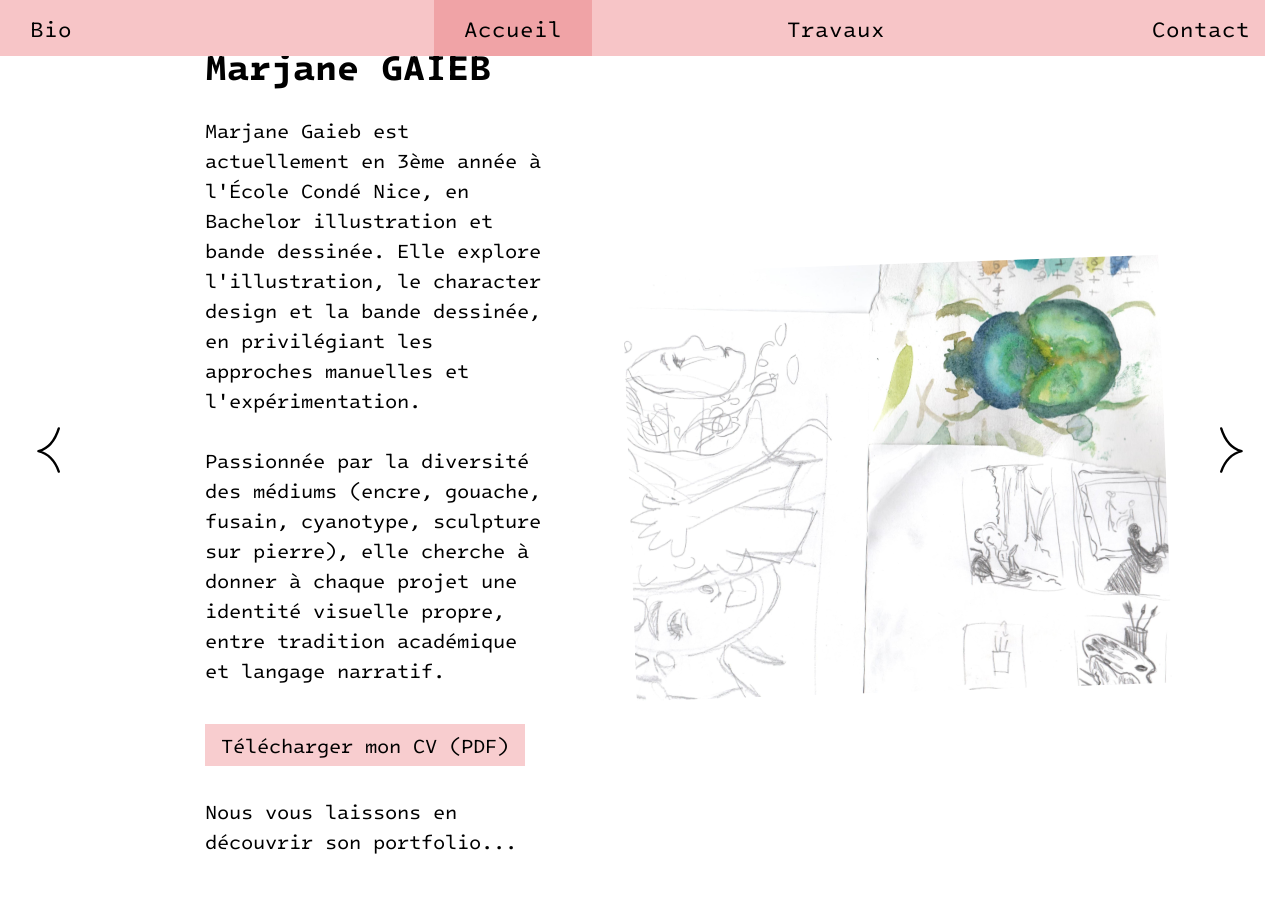
<file: index.html>
<!DOCTYPE html>
<html lang="fr">
<head>
  <meta charset="UTF-8">
  <meta name="viewport" content="width=device-width, initial-scale=1.0">
  <title>Marjane Gaieb – Portfolio</title>

  <!-- SEO et partage -->
  <meta name="description" content="Portfolio de Marjane Gaieb, étudiante en illustration et bande dessinée à l'École Condé Nice : illustration, character design, peinture et sculpture.">
  <meta name="author" content="Marjane Gaieb">
  <meta property="og:title" content="Marjane Gaieb – Portfolio">
  <meta property="og:description" content="Illustration, character design et bande dessinée.">
  <meta property="og:type" content="website">
  <meta property="og:image" content="images%20web/croquis.jpg">

  <!-- Favicon -->
  <link rel="icon" type="image/png" href="images web/favicon.png">

  <link rel="preconnect" href="https://fonts.googleapis.com">
  <link rel="preconnect" href="https://fonts.gstatic.com" crossorigin>
  <link href="https://fonts.googleapis.com/css2?family=Intel+One+Mono:wght@400;700&display=swap" rel="stylesheet">

  <link rel="stylesheet" href="style.css">
</head>
<body>

  <!-- ===== HEADER FIXE ===== -->
  <header class="header">
    <a href="#" class="header__link header__link--cv" data-overlay="cv">Bio</a>
    <a href="index.html" class="header__link header__link--accueil is-active">Accueil</a>
    <a href="travaux.html" class="header__link header__link--travaux">Travaux</a>
    <a href="#" class="header__link header__link--contact" data-overlay="contact">Contact</a>
  </header>

  <!-- ===== ACCUEIL ===== -->
  <main class="home">

    <button class="arrow arrow--prev" aria-label="Page précédente">
      <svg viewBox="0 0 100 100" aria-hidden="true">
        <path class="trait" d="M68 14 Q58 46 34 52 Q58 58 68 86" />
      </svg>
    </button>

    <button class="arrow arrow--next" aria-label="Page suivante">
      <svg viewBox="0 0 100 100" aria-hidden="true">
        <path class="trait" d="M32 14 Q42 46 66 52 Q42 58 32 86" />
      </svg>
    </button>

    <div class="home__text">
      <h1 class="home__title">Marjane GAIEB</h1>
      <p>
        Marjane Gaieb est actuellement en 3ème année à l'École Condé Nice, en Bachelor illustration et bande dessinée.
        Elle explore l'illustration, le character design et la bande dessinée, en privilégiant les approches manuelles
        et l'expérimentation.<br><br>
        Passionnée par la diversité des médiums (encre, gouache, fusain, cyanotype, sculpture sur pierre),
        elle cherche à donner à chaque projet une identité visuelle propre, entre tradition académique et langage narratif.<br><br>
        <a href="images%20web/cv-marjane-gaieb.pdf" class="home__cv" download>Télécharger mon CV (PDF)</a><br><br>
        Nous vous laissons en découvrir son portfolio...
      </p>
    </div>

    <div class="home__frame">

      <!-- Slide 0 : croquis -->
      <img src="images%20web/croquis.jpg" alt="Croquis de Marjane Gaieb" class="slide slide--croquis is-current">

      <!-- Page 1 -->
      <div class="slide slide--page">
        <img src="images%20web/page1.png" alt="Page 1" class="slide__bg">

        <div class="layer-wrap layer-wrap--left layer-wrap--p1-cyano">
          <img src="images%20web/page1-cyano.png" alt="Expérimentation cyanotype de végétaux sur mouchoir" class="layer">
          <div class="layer__info">
            <p>Expérimentation végétaux et mouchoir cyanotype format A5</p>
          </div>
        </div>

        <div class="layer-wrap layer-wrap--right layer-wrap--p1-lino">
          <img src="images%20web/page1-lino.png" alt="Expérimentation à l'encre" class="layer">
          <div class="layer__info">
            <p>Expérimentation encre, format A5</p>
          </div>
        </div>
      </div>

      <!-- Page 2 -->
      <div class="slide slide--page">
        <img src="images%20web/page2.png" alt="Page 2" class="slide__bg">

        <a href="museum-project.html" class="layer-wrap layer-wrap--p2-museum layer-wrap--savoir">
          <img src="images%20web/page2-museumproject.png" alt="En savoir plus – Museum Project" class="layer">
          <span class="layer-wrap__label"><span>En savoir plus</span></span>
        </a>
      </div>

      <!-- Page 3 -->
      <div class="slide slide--page">
        <img src="images%20web/page3.png" alt="Page 3" class="slide__bg">

        <div class="layer-wrap layer-wrap--top layer-wrap--p3-peinture">
          <img src="images%20web/page3-peinture.png" alt="Peinture acrylique" class="layer">
          <div class="layer__info">
            <p>Peinture acrylique format 55 x 40 cm</p>
          </div>
        </div>

        <div class="layer-wrap layer-wrap--bottom layer-wrap--p3-grenouille">
          <img src="images%20web/page3-grenouille.png" alt="Sculpture Babi sur pierre" class="layer">
          <div class="layer__info">
            <p>Babi<br>Sculpture sur pierre<br>20 x 8 x 12 cm</p>
          </div>
        </div>
      </div>

      <!-- Page 4 -->
      <div class="slide slide--page">
        <img src="images%20web/page4.png" alt="Page 4" class="slide__bg">

        <div class="layer-wrap layer-wrap--left layer-wrap--p4-calin">
          <img src="images%20web/page4-calin.png" alt="Sculpture Câlin sur pierre" class="layer">
          <div class="layer__info">
            <p>Câlin<br>Sculpture sur pierre<br>25 cm de hauteur</p>
          </div>
        </div>
      </div>

      <!-- Page 5 -->
      <div class="slide slide--page">
        <img src="images%20web/page5.png" alt="Page 5" class="slide__bg">

        <div class="layer-wrap layer-wrap--bottom layer-wrap--p5-gouache">
          <img src="images%20web/page5-gouache.png" alt="Illustration Les tulipes à la gouache" class="layer">
          <div class="layer__info">
            <p>Illustration “les tulipes”<br>Gouache, format A4</p>
          </div>
        </div>
      </div>

      <!-- Page 6 -->
      <div class="slide slide--page">
        <img src="images%20web/page6.png" alt="Page 6" class="slide__bg">

        <div class="layer-wrap layer-wrap--top layer-wrap--p6-encre">
          <img src="images%20web/page6-encre.png" alt="Illustration à l'encre de chine" class="layer">
          <div class="layer__info">
            <p>Illustration<br>Encre de chine, format A3</p>
          </div>
        </div>
      </div>

      <!-- Page 7 -->
      <div class="slide slide--page">
        <img src="images%20web/page7.png" alt="Page 7" class="slide__bg">

        <div class="layer-wrap layer-wrap--right layer-wrap--p7-pigeon">
          <img src="images%20web/page7-pigeon.png" alt="Dessin d'observation d'un pigeon" class="layer">
          <div class="layer__info">
            <p>Dessin d’observation<br>Gouache, format A4</p>
          </div>
        </div>

        <a href="vinyle-project.html" class="layer-wrap layer-wrap--p7-train layer-wrap--savoir">
          <img src="images%20web/page7-train.png" alt="En savoir plus – Vinyle Project" class="layer">
          <span class="layer-wrap__label"><span>En savoir plus</span></span>
        </a>
      </div>

      <!-- Page 8 -->
      <div class="slide slide--page">
        <img src="images%20web/page8.png" alt="Page 8" class="slide__bg">

        <a href="museum-project.html" class="layer-wrap layer-wrap--p8-museum layer-wrap--savoir">
          <img src="images%20web/page8-museumproject.png" alt="En savoir plus – Museum Project" class="layer">
          <span class="layer-wrap__label"><span>En savoir plus</span></span>
        </a>

        <div class="layer-wrap layer-wrap--top layer-wrap--p8-nu">
          <img src="images%20web/page8-nu.png" alt="Étude au fusain" class="layer">
          <div class="layer__info">
            <p>Etude<br>Fusain, format A3</p>
          </div>
        </div>
      </div>

      <!-- Page 9 -->
      <div class="slide slide--page">
        <img src="images%20web/page9.png" alt="Page 9" class="slide__bg">

        <div class="layer-wrap layer-wrap--left layer-wrap--p9-bouquet">
          <img src="images%20web/page9-bouquet.png" alt="Sculpture Le bouquet sur pierre" class="layer">
          <div class="layer__info">
            <p>Le bouquet<br>Sculpture sur pierre<br>32 cm de hauteur</p>
          </div>
        </div>
      </div>

    </div>
  </main>

  <!-- ===== CALQUE CV (clic sur "Bio") ===== -->
  <section class="overlay" id="overlay-cv" hidden>
    <div class="cv">
      <h2 class="cv__title">Mini CV</h2>

      <div class="cv__cols">
        <div class="cv__col cv__col--left">
          <p>Bachelor illustration- bande dessinée<br>
             2024-2027 École Condé - Nice<br>
             Spécialisation en illustration et bande dessinée</p>

          <p>Prépa cpes-caap<br>
             2022-2023 Lycée Clémenceau - Sartène<br>
             Formation de niveau L1 préparant aux études d'art</p>

          <p>LICENCE Mathématiques - Informatique<br>
             2021-2022 Université de Bordeaux<br>
             Python et HTML</p>
        </div>

        <div class="cv__col cv__col--right">
          <p>Assistante de Charlotte Pringuey Cessac<br>
             en résidence artistique au CIAC de Carros</p>

          <p>Stages de sculpture sur pierre<br>
             2021, 2022, 2023 E. Augier - Saint-Blaise</p>

          <p>Stage bibliothécaire<br>
             2019 Louis Nucéra - Nice<br>
             Classification, archivage, activités culturelles</p>

          <p>Stage agente d'accueil<br>
             2018 Espace culturel Magnan - Nice<br>
             accueil, reception et renseignement</p>
        </div>
      </div>
    </div>
  </section>

  <!-- ===== CALQUE CONTACT ===== -->
  <section class="overlay" id="overlay-contact" hidden>
    <div class="contact">
      <a href="mailto:marjane.gaieb@gmail.com">marjane.gaieb@gmail.com</a>
      <a href="https://www.instagram.com/_sing_bird/" target="_blank" rel="noopener">@_sing_bird</a>

      <div class="contact__legal">
        <h2>Mentions légales</h2>

        <p><strong>Éditeur du site</strong><br>
           Marjane Gaieb
        </p>

        <p><strong>Hébergement</strong><br>
           [Nom, adresse et contact de l'hébergeur à compléter]</p>

        <p><strong>Propriété intellectuelle</strong><br>
           L'ensemble des illustrations, dessins, sculptures et photographies présentés sur ce site sont l'œuvre de Marjane Gaieb. Toute reproduction, même partielle, est interdite sans autorisation écrite préalable.</p>

        <p><strong>Polices</strong><br>
           Ce site utilise la police « Intel One Mono », distribuée via Google Fonts sous licence SIL Open Font License 1.1.</p>
      </div>
    </div>
  </section>

  <script src="script.js"></script>
</body>
</html>
</file>
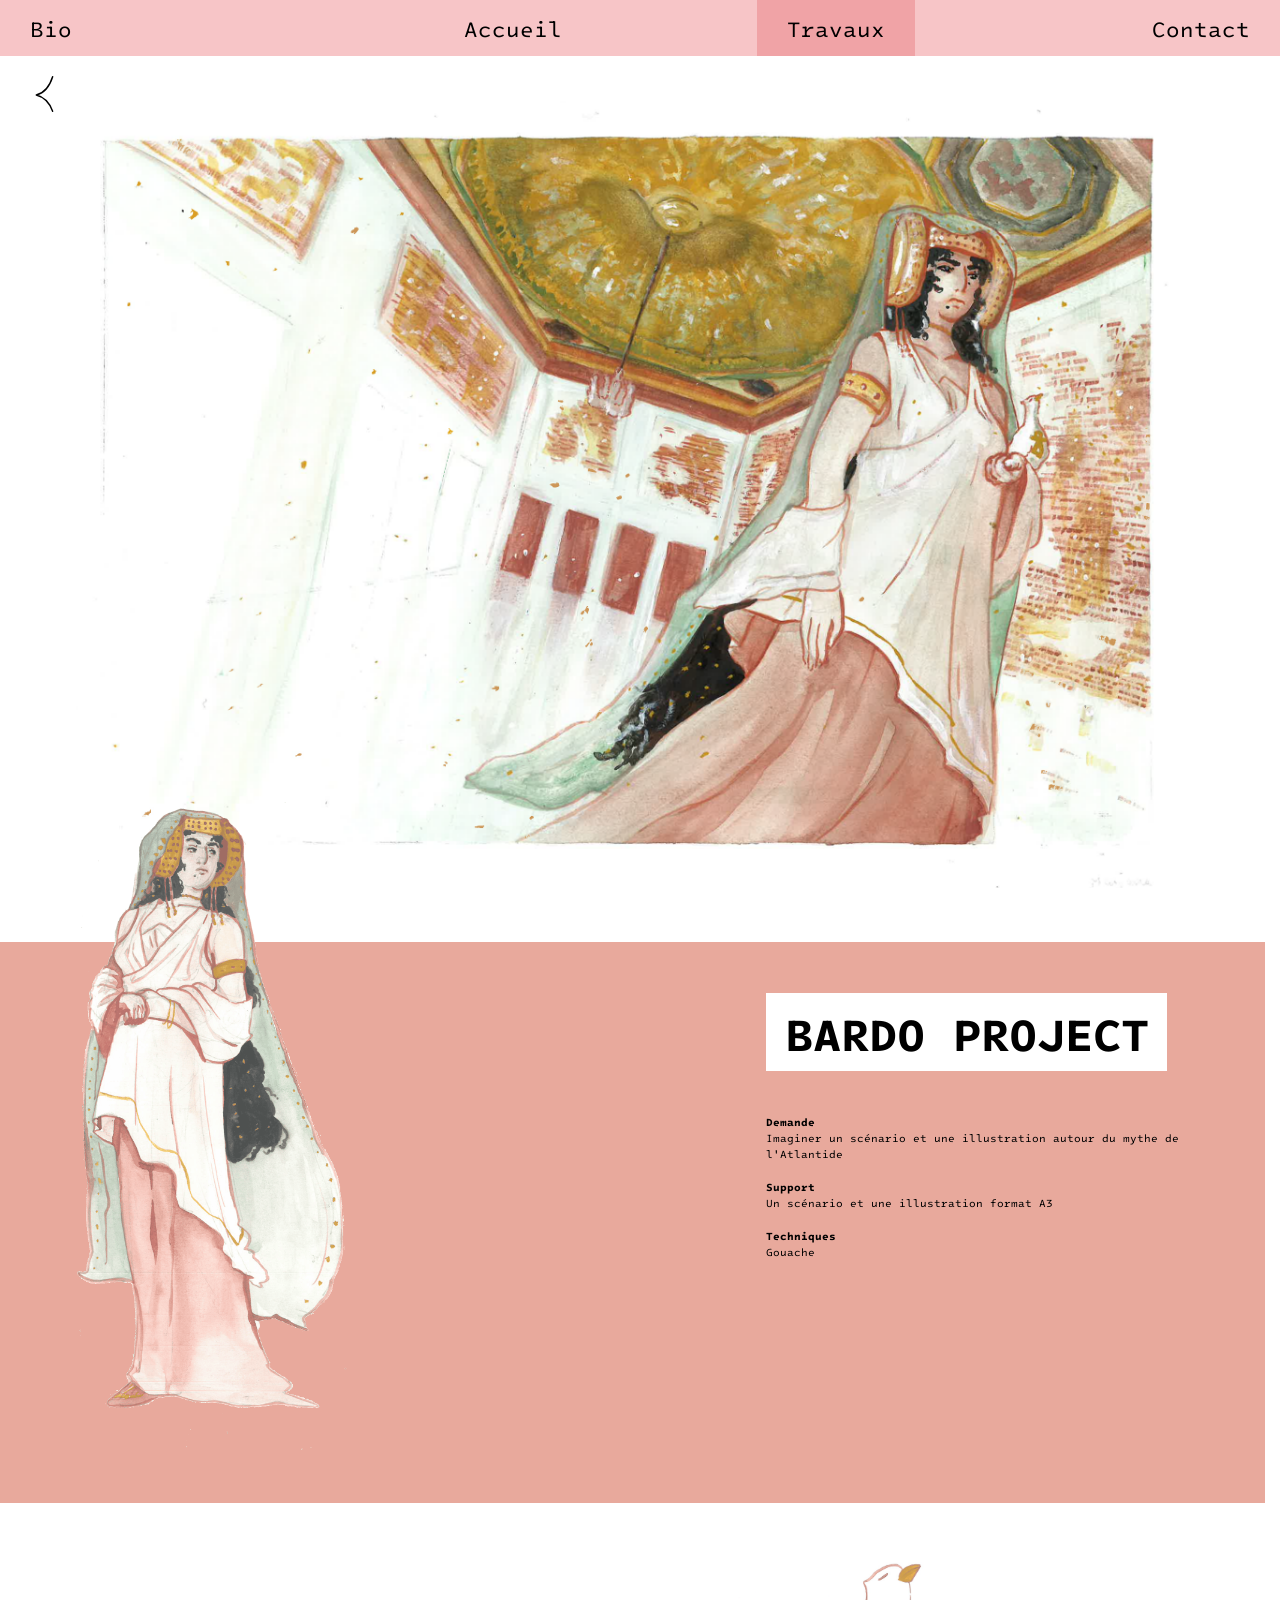
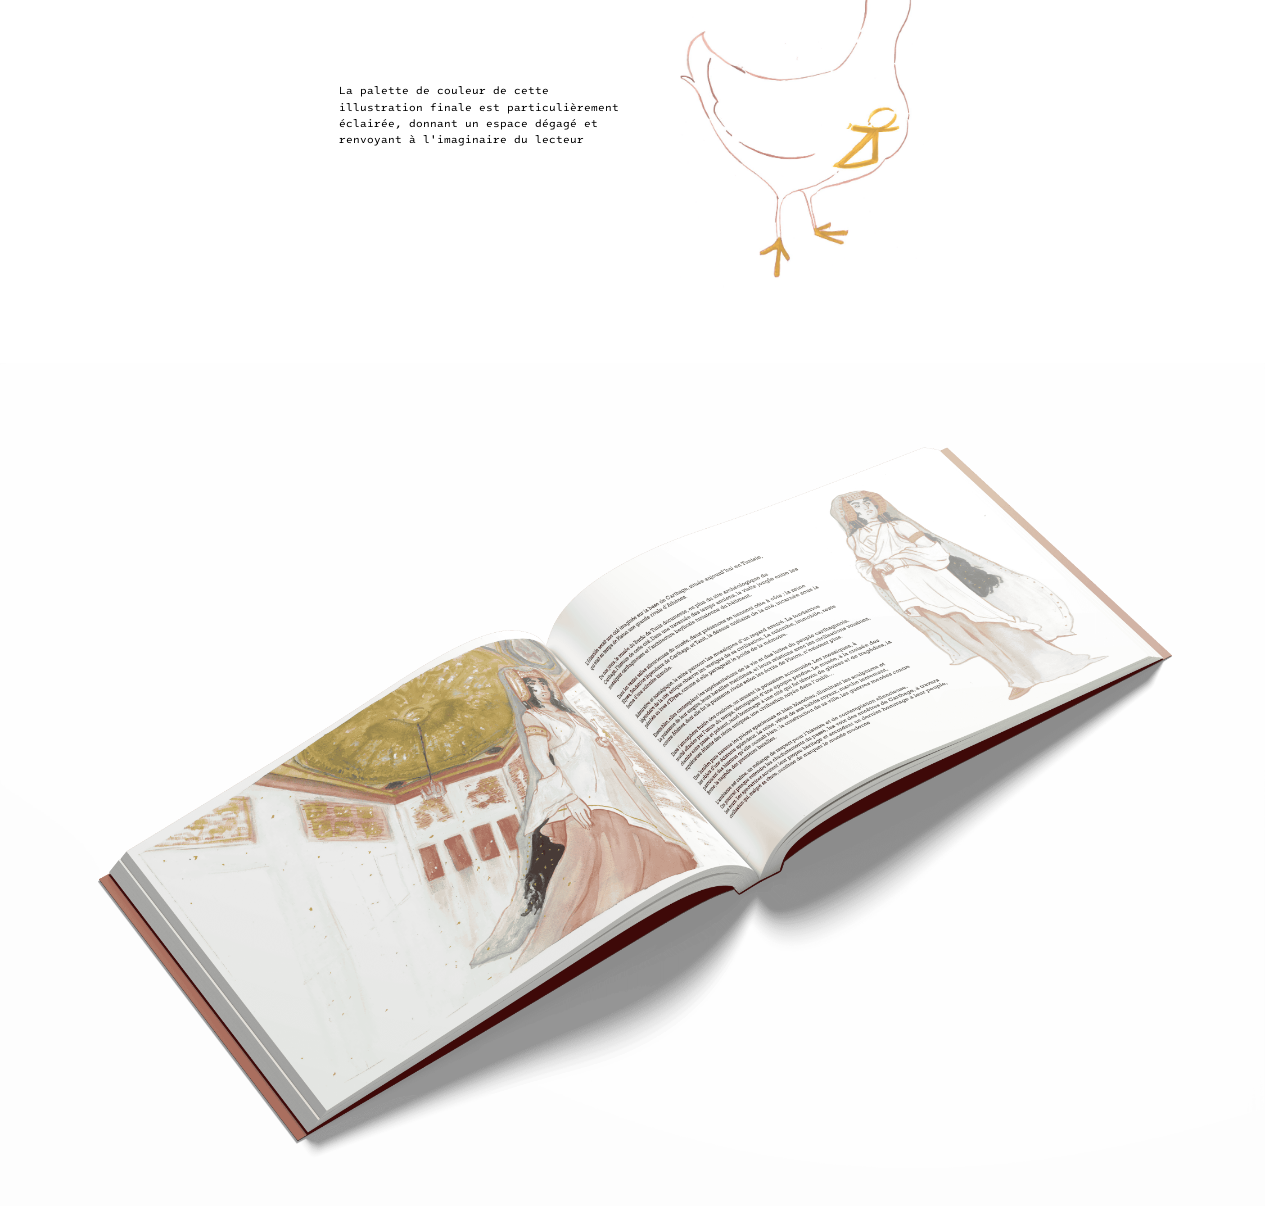
<file: bardo-project.html>
<!DOCTYPE html>
<html lang="fr">
<head>
  <meta charset="UTF-8">
  <meta name="viewport" content="width=device-width, initial-scale=1.0">
  <title>Marjane Gaieb – Bardo Project</title>

  <meta name="description" content="Bardo Project : scénario et illustration autour du mythe de l'Atlantide, par Marjane Gaieb.">
  <meta name="author" content="Marjane Gaieb">
  <meta property="og:title" content="Marjane Gaieb – Bardo Project">
  <meta property="og:type" content="article">

  <link rel="icon" type="image/png" href="favicon.png">

  <link rel="preconnect" href="https://fonts.googleapis.com">
  <link rel="preconnect" href="https://fonts.gstatic.com" crossorigin>
  <link href="https://fonts.googleapis.com/css2?family=Intel+One+Mono:wght@400;700&display=swap" rel="stylesheet">

  <link rel="stylesheet" href="style.css">
</head>
<body>

  <header class="header">
    <a href="#" class="header__link header__link--cv" data-overlay="cv">Bio</a>
    <a href="index.html" class="header__link header__link--accueil">Accueil</a>
    <a href="travaux.html" class="header__link header__link--travaux is-active">Travaux</a>
    <a href="#" class="header__link header__link--contact" data-overlay="contact">Contact</a>
  </header>

     <a href="travaux.html" class="back-link" aria-label="Retour aux travaux">
    <svg viewBox="0 0 100 100" aria-hidden="true">
      <path class="trait" d="M68 14 Q58 46 34 52 Q58 58 68 86" />
    </svg>
  </a>

  <main class="bardo">

    <figure class="bardo__hero">
      <img src="images%20web/illu-atlantide.png" alt="Illustration Atlantide">
    </figure>

    <!-- Personnage à gauche, titre et infos à droite, sur fond rose -->
    <section class="bardo__band">
      <figure class="bardo__chara">
        <img src="images%20web/chara-elyssa.png" alt="Personnage Elyssa">
      </figure>
      <div class="bardo__intro">
        <h1 class="bardo__title">BARDO PROJECT</h1>
        <p><strong>Demande</strong><br>
           Imaginer un scénario et une illustration autour du mythe de l'Atlantide</p>
        <p><strong>Support</strong><br>
           Un scénario et une illustration format A3</p>
        <p><strong>Techniques</strong><br>
           Gouache</p>
      </div>
    </section>

    <!-- Texte à gauche, pigeon à droite -->
    <section class="bardo__details">
      <p class="bardo__caption">
        La palette de couleur de cette illustration finale est particulièrement éclairée,
        donnant un espace dégagé et renvoyant à l'imaginaire du lecteur
      </p>
      <figure class="bardo__pigeon">
        <img src="images%20web/chara-pigeon.png" alt="Personnage pigeon">
      </figure>
    </section>

    <figure class="bardo__mockup">
      <img src="images%20web/illu-elyssa-mockup.png" alt="Illustration Elyssa en mockup">
    </figure>

  </main>

  <!-- CALQUE CV -->
  <section class="overlay" id="overlay-cv" hidden>
    <div class="cv">
      <h2 class="cv__title">Mini CV</h2>

      <div class="cv__cols">
        <div class="cv__col cv__col--left">
          <p>Bachelor illustration- bande dessinée<br>
             2024-2027 École Condé - Nice<br>
             Spécialisation en illustration et bande dessinée</p>
          <p>Prépa cpes-caap<br>
             2022-2023 Lycée Clémenceau - Sartène<br>
             Formation de niveau L1 préparant aux études d'art</p>
          <p>LICENCE Mathématiques - Informatique<br>
             2021-2022 Université de Bordeaux<br>
             Python et HTML</p>
        </div>
        <div class="cv__col cv__col--right">
          <p>Assistante de Charlotte Pringuey Cessac<br>
             en résidence artistique au CIAC de Carros</p>
          <p>Stages de sculpture sur pierre<br>
             2021, 2022, 2023 E. Augier - Saint-Blaise</p>
          <p>Stage bibliothécaire<br>
             2019 Louis Nucéra - Nice<br>
             Classification, archivage, activités culturelles</p>
          <p>Stage agente d'accueil<br>
             2018 Espace culturel Magnan - Nice<br>
             accueil, reception et renseignement</p>
        </div>
      </div>
    </div>
  </section>

  <!-- CALQUE CONTACT -->
  <section class="overlay" id="overlay-contact" hidden>
    <div class="contact">
      <a href="mailto:marjane.gaieb@gmail.com">marjane.gaieb@gmail.com</a>
      <a href="https://www.instagram.com/_sing_bird/" target="_blank" rel="noopener">@_sing_bird</a>

      <div class="contact__legal">
        <h2>Mentions légales</h2>

        <p><strong>Éditeur du site</strong><br>
           Marjane Gaieb</p>

        <p><strong>Hébergement</strong><br>
           [Nom, adresse et contact de l'hébergeur à compléter]</p>

        <p><strong>Propriété intellectuelle</strong><br>
           L'ensemble des illustrations, dessins, sculptures et photographies présentés sur ce site sont l'œuvre de Marjane Gaieb. Toute reproduction, même partielle, est interdite sans autorisation écrite préalable.</p>

        <p><strong>Polices</strong><br>
           Ce site utilise la police « Intel One Mono », distribuée via Google Fonts sous licence SIL Open Font License 1.1.</p>
      </div>
    </div>
  </section>

  <script src="script.js"></script>
</body>
</html>
</file>
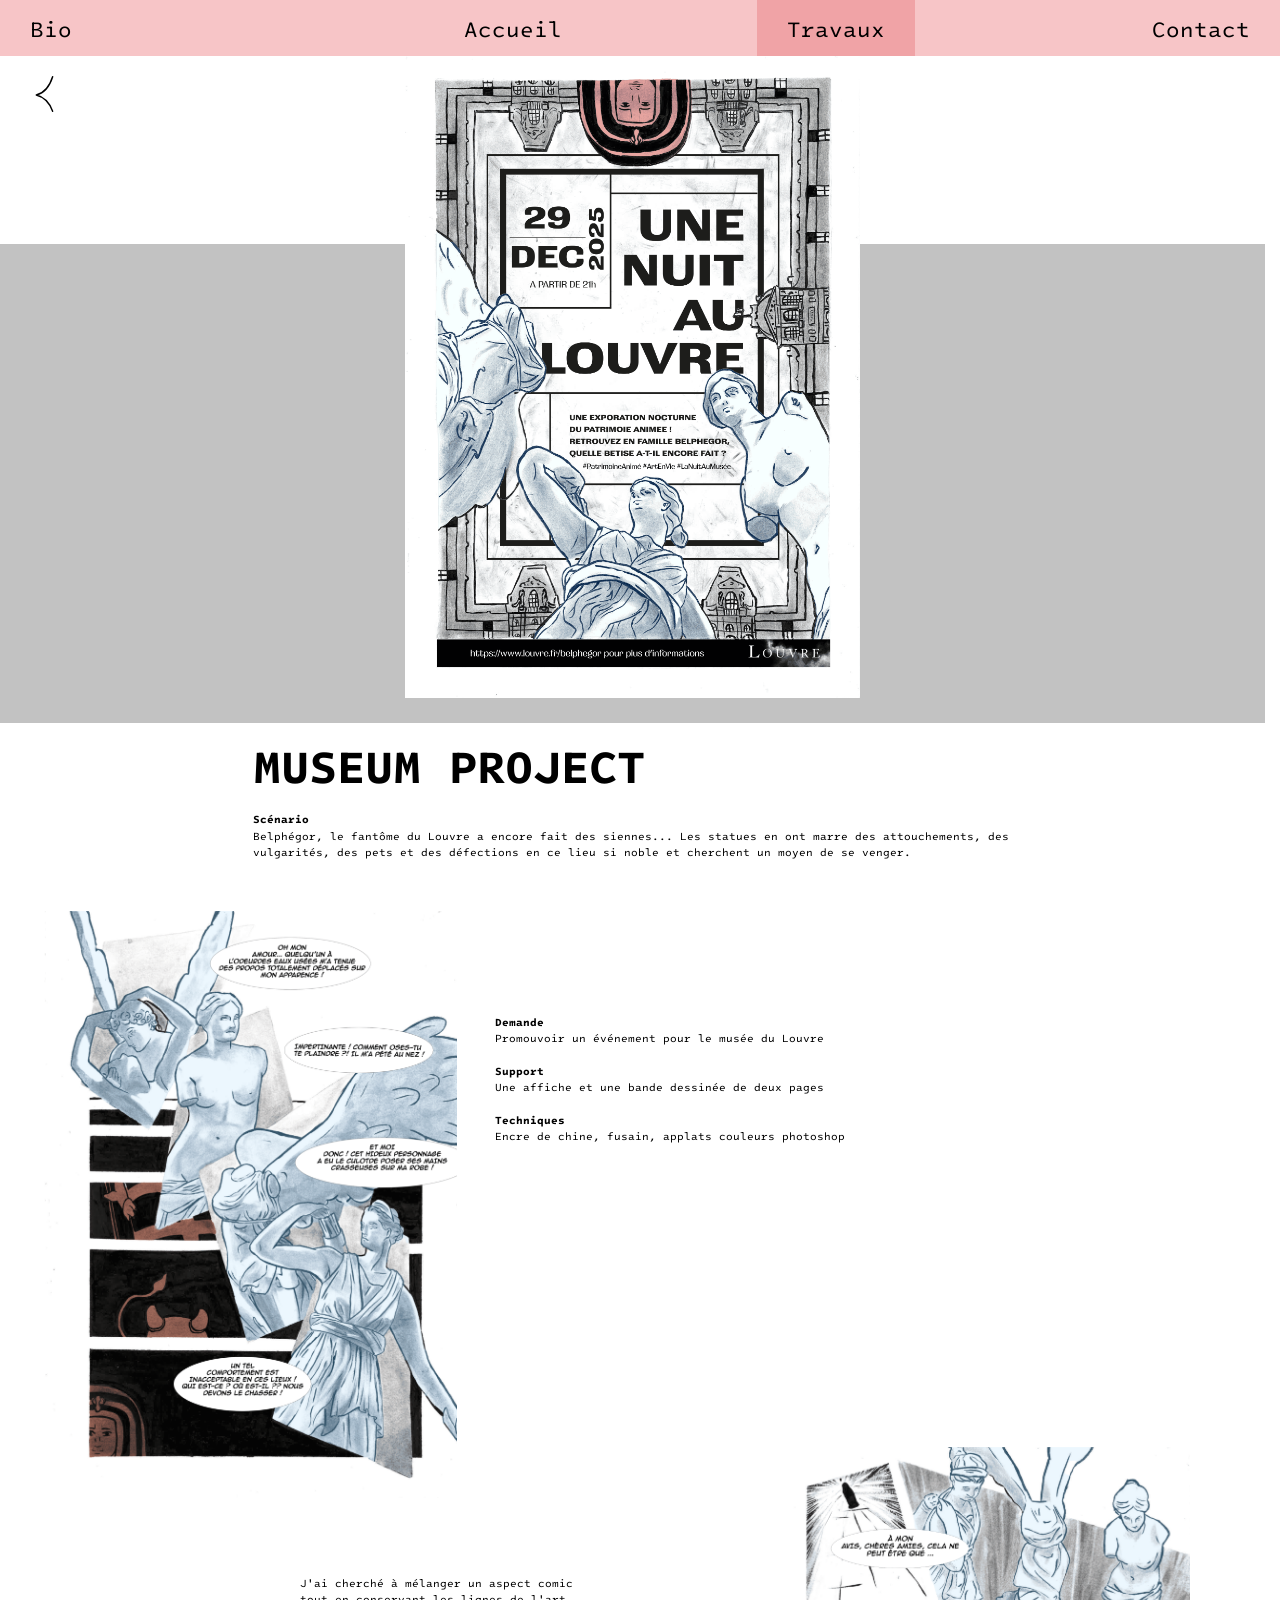
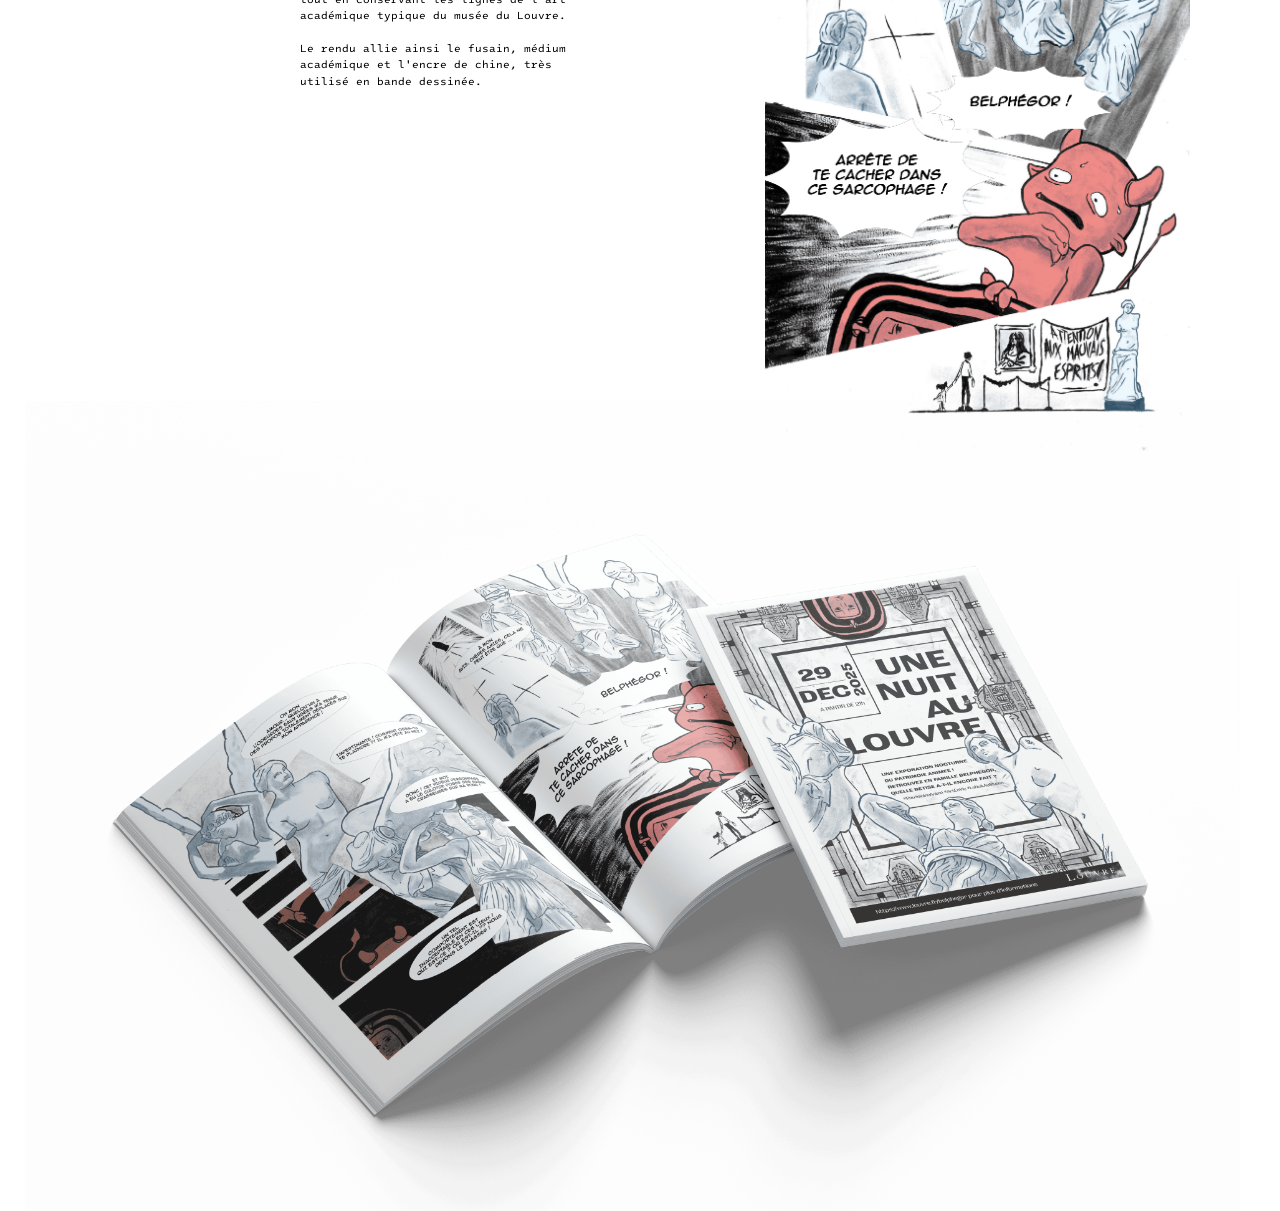
<file: museum-project.html>
<!DOCTYPE html>
<html lang="fr">
<head>
  <meta charset="UTF-8">
  <meta name="viewport" content="width=device-width, initial-scale=1.0">
  <title>Marjane Gaieb – Museum Project</title>

  <meta name="description" content="Museum Project : affiche et bande dessinée pour le musée du Louvre, par Marjane Gaieb.">
  <meta name="author" content="Marjane Gaieb">
  <meta property="og:title" content="Marjane Gaieb – Museum Project">
  <meta property="og:type" content="article">

  <link rel="icon" type="image/png" href="favicon.png">

  <link rel="preconnect" href="https://fonts.googleapis.com">
  <link rel="preconnect" href="https://fonts.gstatic.com" crossorigin>
  <link href="https://fonts.googleapis.com/css2?family=Intel+One+Mono:wght@400;700&display=swap" rel="stylesheet">

  <link rel="stylesheet" href="style.css">
</head>
<body class="page-museum">

  <header class="header">
    <a href="#" class="header__link header__link--cv" data-overlay="cv">Bio</a>
    <a href="index.html" class="header__link header__link--accueil">Accueil</a>
    <a href="travaux.html" class="header__link header__link--travaux is-active">Travaux</a>
    <a href="#" class="header__link header__link--contact" data-overlay="contact">Contact</a>
  </header>

     <a href="travaux.html" class="back-link" aria-label="Retour aux travaux">
    <svg viewBox="0 0 100 100" aria-hidden="true">
      <path class="trait" d="M68 14 Q58 46 34 52 Q58 58 68 86" />
    </svg>
  </a>
  <main class="museum">
  <section class="museum__top">
    <img class="museum__affiche" src="images web/affiche-louvre.png" alt="Affiche Louvre">
    <div class="museum__head">
      <h1 class="museum__title">MUSEUM PROJECT</h1>
      <div class="museum__intro">
        <p><strong>Scénario</strong><br>
        Belphégor, le fantôme du Louvre a encore fait des siennes... Les statues en ont marre des attouchements, des vulgarités, des pets et des défections en ce lieu si noble et cherchent un moyen de se venger.</p>
      </div>
    </div>
  </section>

  <section class="museum__details">
    <div class="museum__p1">
      <img src="images web/louvre-p1.png" alt="Louvre planche 1">
    </div>
    <div class="museum__infos">
      <p><strong>Demande</strong><br>
      Promouvoir un événement pour le musée du Louvre</p>
      <p><strong>Support</strong><br>
      Une affiche et une bande dessinée de deux pages</p>
      <p><strong>Techniques</strong><br>
      Encre de chine, fusain, applats couleurs photoshop</p>
    </div>
  </section>

  <section class="museum__bottom">
    <div class="museum__text">
      <p>J'ai cherché à mélanger un aspect comic tout en conservant les lignes de l'art académique typique du musée du Louvre.</p>
      <p>Le rendu allie ainsi le fusain, médium académique et l'encre de chine, très utilisé en bande dessinée.</p>
    </div>
    <div class="museum__p3">
      <img src="images web/louvre-p3.png" alt="Louvre planche 3">
    </div>
  </section>

  <section class="museum__mockup">
    <img src="images web/bd-louvre-mockup.png" alt="Mockup BD Louvre">
  </section>
</main>

  <!-- CALQUE CV -->
  <section class="overlay" id="overlay-cv" hidden>
    <div class="cv">
      <h2 class="cv__title">Mini CV</h2>

      <div class="cv__cols">
        <div class="cv__col cv__col--left">
          <p>Bachelor illustration- bande dessinée<br>
             2024-2027 École Condé - Nice<br>
             Spécialisation en illustration et bande dessinée</p>
          <p>Prépa cpes-caap<br>
             2022-2023 Lycée Clémenceau - Sartène<br>
             Formation de niveau L1 préparant aux études d'art</p>
          <p>LICENCE Mathématiques - Informatique<br>
             2021-2022 Université de Bordeaux<br>
             Python et HTML</p>
        </div>
        <div class="cv__col cv__col--right">
          <p>Assistante de Charlotte Pringuey Cessac<br>
             en résidence artistique au CIAC de Carros</p>
          <p>Stages de sculpture sur pierre<br>
             2021, 2022, 2023 E. Augier - Saint-Blaise</p>
          <p>Stage bibliothécaire<br>
             2019 Louis Nucéra - Nice<br>
             Classification, archivage, activités culturelles</p>
          <p>Stage agente d'accueil<br>
             2018 Espace culturel Magnan - Nice<br>
             accueil, reception et renseignement</p>
        </div>
      </div>
    </div>
  </section>

  <!-- CALQUE CONTACT -->
  <section class="overlay" id="overlay-contact" hidden>
    <div class="contact">
      <a href="mailto:marjane.gaieb@gmail.com">marjane.gaieb@gmail.com</a>
      <a href="https://www.instagram.com/_sing_bird/" target="_blank" rel="noopener">@_sing_bird</a>

      <div class="contact__legal">
        <h2>Mentions légales</h2>

        <p><strong>Éditeur du site</strong><br>
           Marjane Gaieb</p>

        <p><strong>Hébergement</strong><br>
           [Nom, adresse et contact de l'hébergeur à compléter]</p>

        <p><strong>Propriété intellectuelle</strong><br>
           L'ensemble des illustrations, dessins, sculptures et photographies présentés sur ce site sont l'œuvre de Marjane Gaieb. Toute reproduction, même partielle, est interdite sans autorisation écrite préalable.</p>

        <p><strong>Polices</strong><br>
           Ce site utilise la police « Intel One Mono », distribuée via Google Fonts sous licence SIL Open Font License 1.1.</p>
      </div>
    </div>
  </section>

  <script src="script.js"></script>
</body>
</html>
</file>
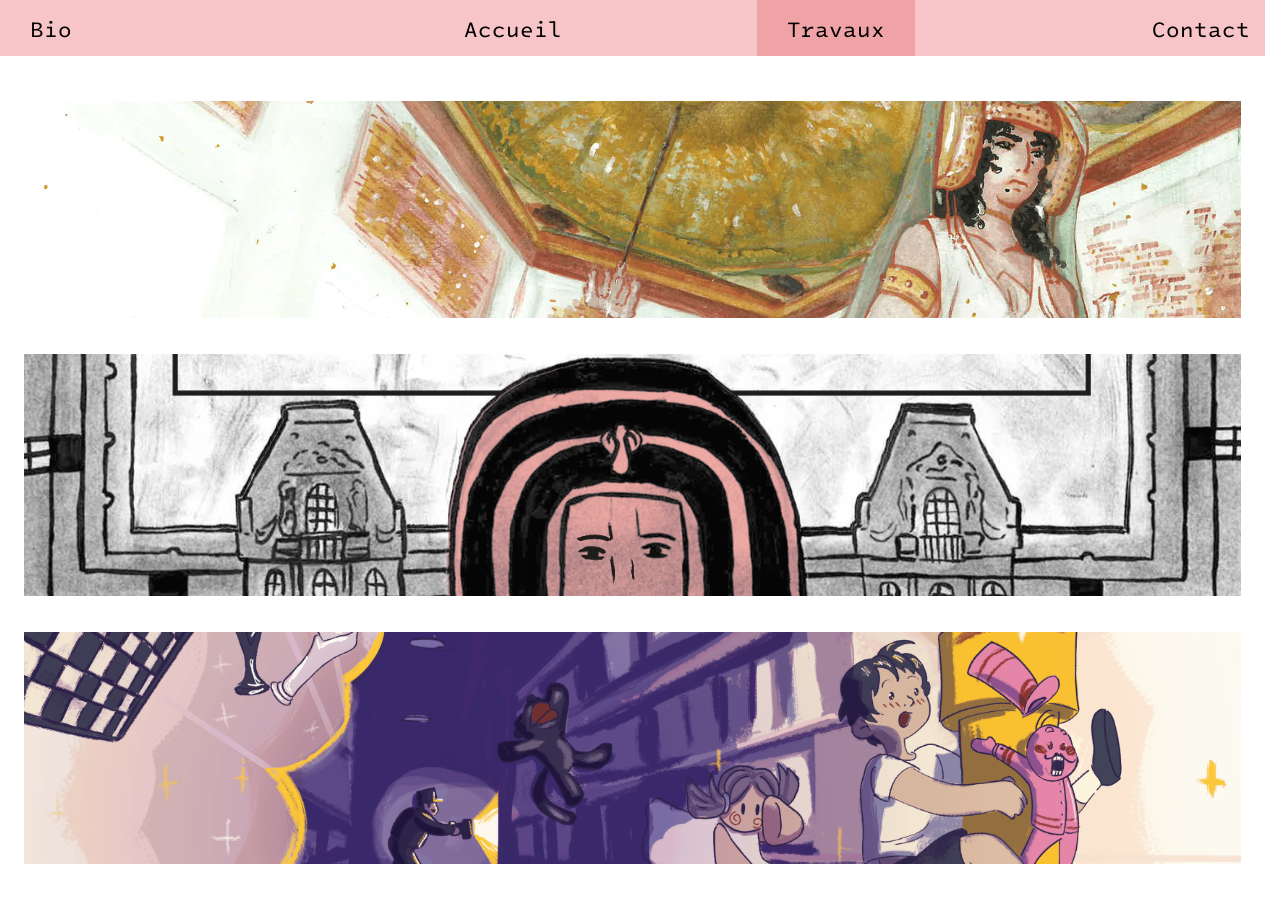
<file: travaux.html>
<!DOCTYPE html>
<html lang="fr">
<head>
  <meta charset="UTF-8">
  <meta name="viewport" content="width=device-width, initial-scale=1.0">
  <title>Marjane Gaieb – Travaux</title>

  <meta name="description" content="Projets de Marjane Gaieb : Bardo Project, Museum Project et Vinyle Project.">
  <meta name="author" content="Marjane Gaieb">
  <meta property="og:title" content="Marjane Gaieb – Travaux">
  <meta property="og:type" content="website">

  <link rel="icon" type="image/png" href="favicon.png">

  <link rel="preconnect" href="https://fonts.googleapis.com">
  <link rel="preconnect" href="https://fonts.gstatic.com" crossorigin>
  <link href="https://fonts.googleapis.com/css2?family=Intel+One+Mono:wght@400;700&display=swap" rel="stylesheet">

  <link rel="stylesheet" href="style.css">
</head>
<body>

  <!-- ===== HEADER FIXE ===== -->
  <header class="header">
    <a href="#" class="header__link header__link--cv" data-overlay="cv">Bio</a>
    <a href="index.html" class="header__link header__link--accueil">Accueil</a>
    <a href="travaux.html" class="header__link header__link--travaux is-active">Travaux</a>
    <a href="#" class="header__link header__link--contact" data-overlay="contact">Contact</a>
  </header>

  <!-- ===== TRAVAUX ===== -->
  <main class="works">

    <figure class="work work--1">
      <a href="bardo-project.html">
        <img src="images%20web/illu-atlantide-bandeau.png" alt="Illustration Atlantide – Bardo Project">
        <p class="work__title"><span>Bardo Project</span></p>
      </a>
    </figure>

    <figure class="work work--2">
      <a href="museum-project.html">
        <img src="images%20web/affiche-louvre-bandeau.png" alt="Affiche pour le Louvre – Museum Project">
        <p class="work__title"><span>Museum Project</span></p>
      </a>
    </figure>

    <figure class="work work--3">
      <a href="vinyle-project.html">
        <img src="images%20web/illustration-train-enfant-bandeau.png" alt="Illustration d'un enfant dans un train">
        <p class="work__title"><span>Vinyle Project</span></p>
      </a>
    </figure>

  </main>

  <!-- ===== CALQUE CV (clic sur "Bio") ===== -->
  <section class="overlay" id="overlay-cv" hidden>
    <div class="cv">
      <h2 class="cv__title">Mini CV</h2>

      <div class="cv__cols">
        <div class="cv__col cv__col--left">
          <p>Bachelor illustration- bande dessinée<br>
             2024-2027 École Condé - Nice<br>
             Spécialisation en illustration et bande dessinée</p>

          <p>Prépa cpes-caap<br>
             2022-2023 Lycée Clémenceau - Sartène<br>
             Formation de niveau L1 préparant aux études d'art</p>

          <p>LICENCE Mathématiques - Informatique<br>
             2021-2022 Université de Bordeaux<br>
             Python et HTML</p>
        </div>

        <div class="cv__col cv__col--right">
          <p>Assistante de Charlotte Pringuey Cessac<br>
             en résidence artistique au CIAC de Carros</p>

          <p>Stages de sculpture sur pierre<br>
             2021, 2022, 2023 E. Augier - Saint-Blaise</p>

          <p>Stage bibliothécaire<br>
             2019 Louis Nucéra - Nice<br>
             Classification, archivage, activités culturelles</p>

          <p>Stage agente d'accueil<br>
             2018 Espace culturel Magnan - Nice<br>
             accueil, reception et renseignement</p>
        </div>
      </div>
    </div>
  </section>

  <!-- ===== CALQUE CONTACT ===== -->
  <section class="overlay" id="overlay-contact" hidden>
    <div class="contact">
      <a href="mailto:marjane.gaieb@gmail.com">marjane.gaieb@gmail.com</a>
      <a href="https://www.instagram.com/_sing_bird/" target="_blank" rel="noopener">@_sing_bird</a>

      <div class="contact__legal">
        <h2>Mentions légales</h2>

        <p><strong>Éditeur du site</strong><br>
           Marjane Gaieb</p>

        <p><strong>Hébergement</strong><br>
           [Nom, adresse et contact de l'hébergeur à compléter]</p>

        <p><strong>Propriété intellectuelle</strong><br>
           L'ensemble des illustrations, dessins, sculptures et photographies présentés sur ce site sont l'œuvre de Marjane Gaieb. Toute reproduction, même partielle, est interdite sans autorisation écrite préalable.</p>

        <p><strong>Polices</strong><br>
           Ce site utilise la police « Intel One Mono », distribuée via Google Fonts sous licence SIL Open Font License 1.1.</p>
      </div>
    </div>
  </section>

  <script src="script.js"></script>
</body>
</html>
</file>
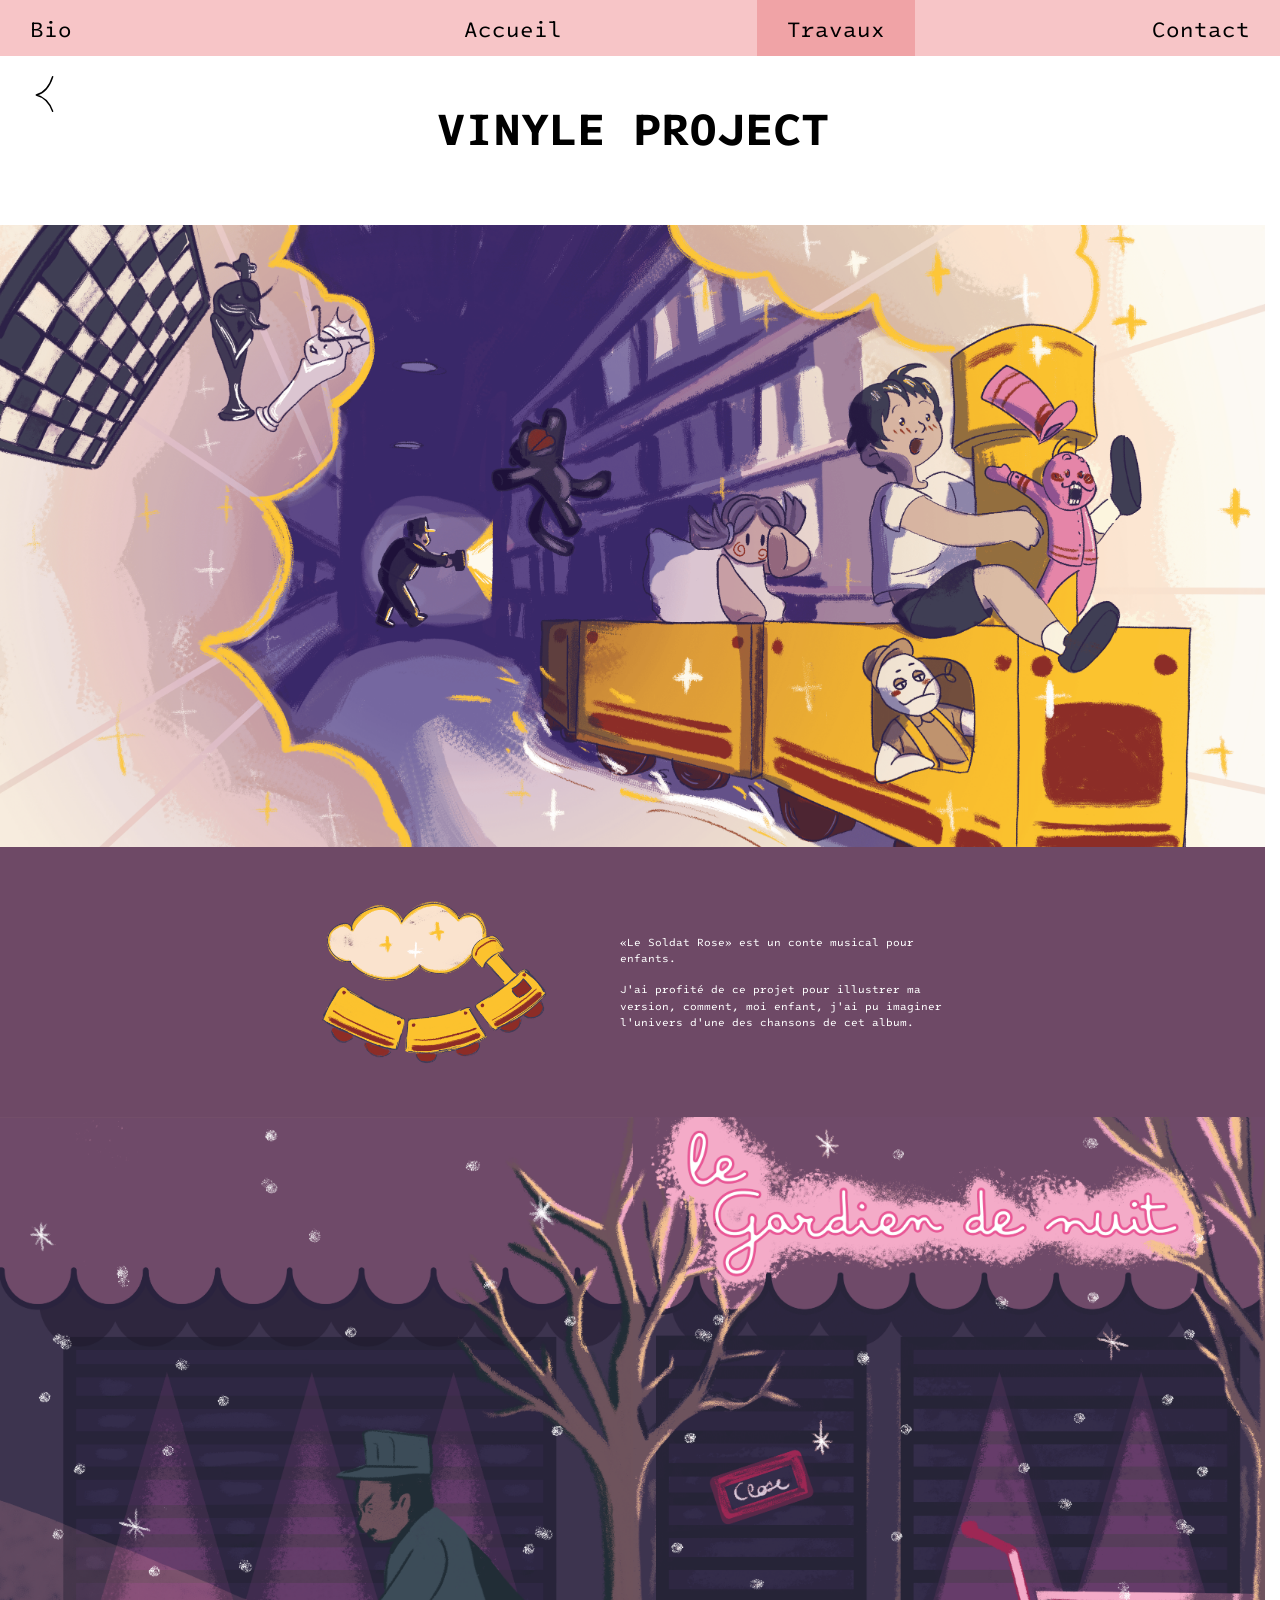
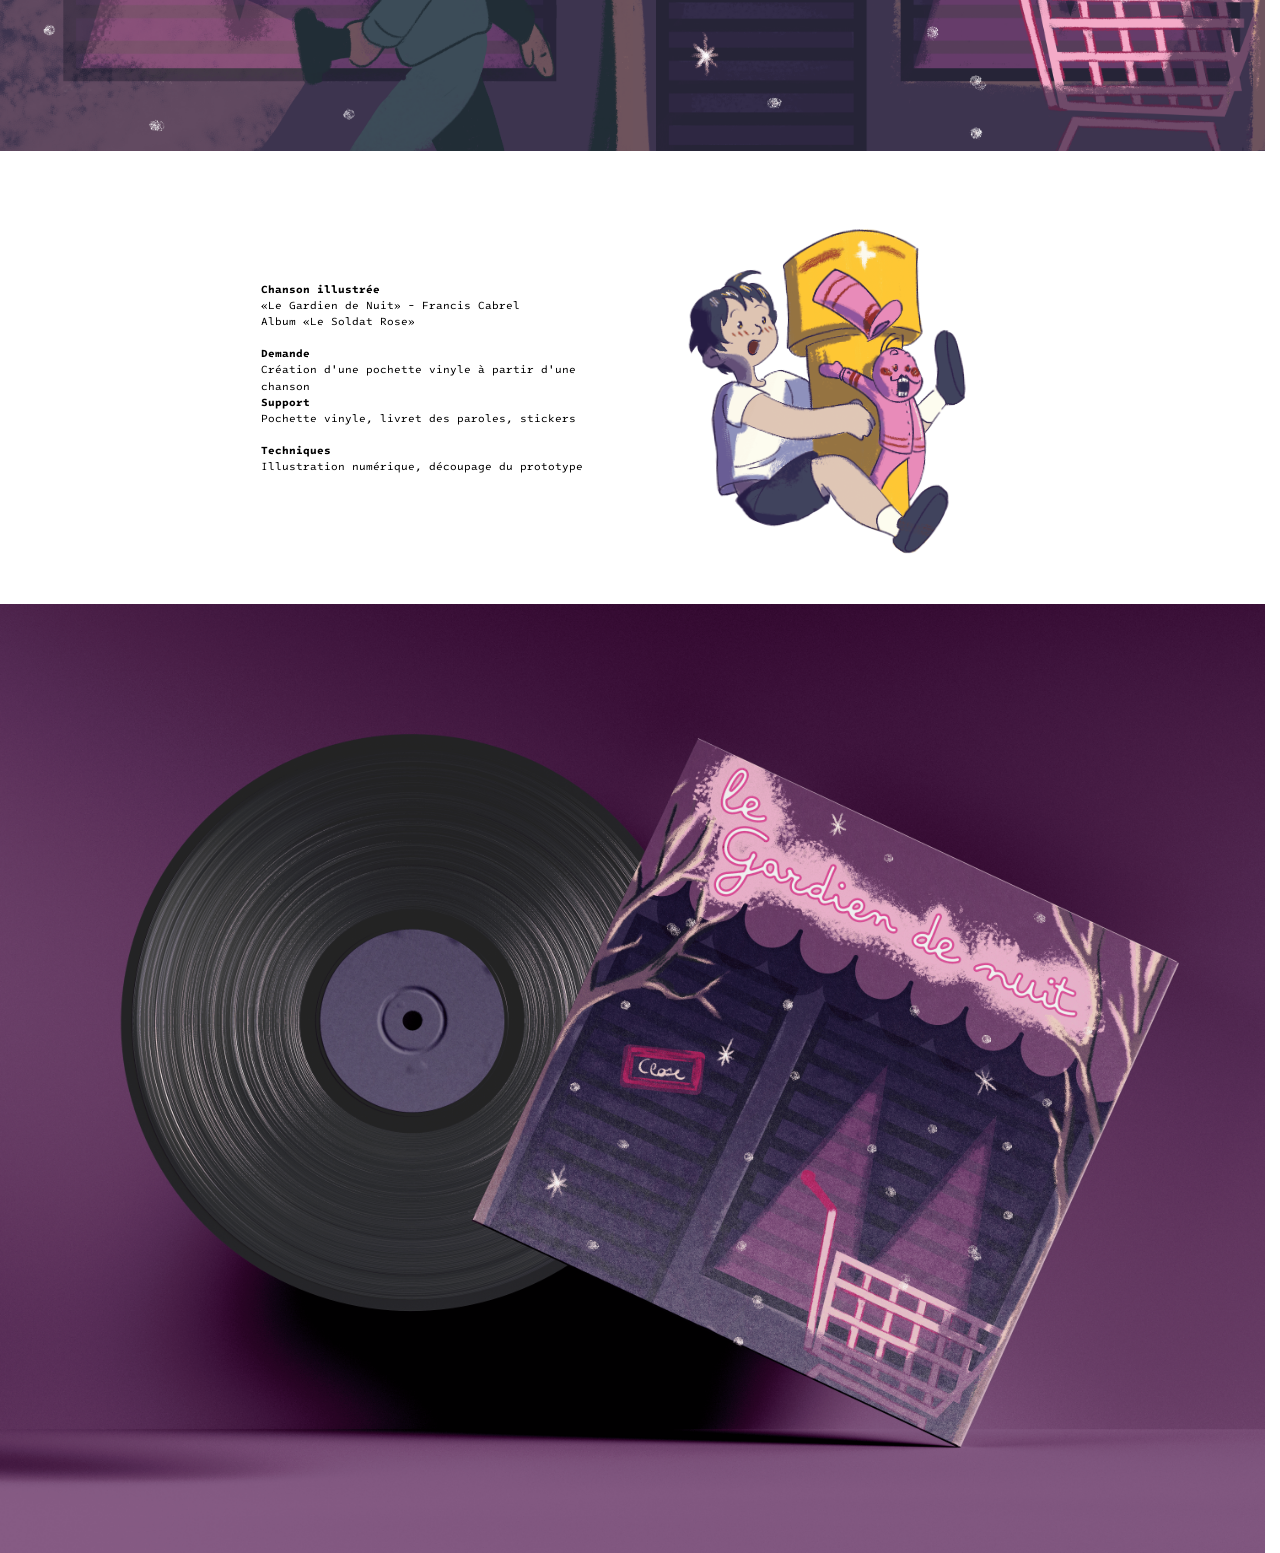
<file: vinyle-project.html>
<!DOCTYPE html>
<html lang="fr">
<head>
  <meta charset="UTF-8">
  <meta name="viewport" content="width=device-width, initial-scale=1.0">
  <title>Marjane Gaieb – Vinyle Project</title>

  <meta name="description" content="Vinyle Project : pochette et stickers illustrés à partir de la chanson « Le Gardien de Nuit » de Francis Cabrel, par Marjane Gaieb.">
  <meta name="author" content="Marjane Gaieb">
  <meta property="og:title" content="Marjane Gaieb – Vinyle Project">
  <meta property="og:type" content="article">

  <link rel="icon" type="image/png" href="favicon.png">

  <link rel="preconnect" href="https://fonts.googleapis.com">
  <link rel="preconnect" href="https://fonts.gstatic.com" crossorigin>
  <link href="https://fonts.googleapis.com/css2?family=Intel+One+Mono:wght@400;700&display=swap" rel="stylesheet">

  <link rel="stylesheet" href="style.css">
</head>
<body>

  <header class="header">
    <a href="#" class="header__link header__link--cv" data-overlay="cv">Bio</a>
    <a href="index.html" class="header__link header__link--accueil">Accueil</a>
    <a href="travaux.html" class="header__link header__link--travaux is-active">Travaux</a>
    <a href="#" class="header__link header__link--contact" data-overlay="contact">Contact</a>
  </header>

    <a href="travaux.html" class="back-link" aria-label="Retour aux travaux">
    <svg viewBox="0 0 100 100" aria-hidden="true">
      <path class="trait" d="M68 14 Q58 46 34 52 Q58 58 68 86" />
    </svg>
  </a>

  <main class="vinyle">

    <h1 class="vinyle__title">VINYLE PROJECT</h1>

    <figure class="vinyle__hero">
      <img src="images%20web/illustration-train-enfant.png" alt="Illustration d'un enfant dans un train">
    </figure>

    <!-- Bandeau violet : stickers + texte -->
    <section class="vinyle__band">
      <figure class="vinyle__stickers">
        <img src="images%20web/sticker-train.png" alt="Stickers du vinyle">
      </figure>
      <div class="vinyle__intro">
        <p>«Le Soldat Rose» est un conte musical pour enfants.</p>
        <p>J'ai profité de ce projet pour illustrer ma version, comment, moi enfant, j'ai pu imaginer l'univers d'une des chansons de cet album.</p>
      </div>
    </section>

    <section class="vinyle__covers">
      <figure class="vinyle__cover vinyle__cover--1">
        <img src="images%20web/vinyle-couv2.png" alt="Pochette du vinyle, couverture 1">
      </figure>
      <figure class="vinyle__cover vinyle__cover--2">
        <img src="images%20web/vinyle-couv1.png" alt="Pochette du vinyle, couverture 2">
      </figure>
    </section>

    <section class="vinyle__details">
      <div class="vinyle__infos">
        <p><strong>Chanson illustrée</strong><br>
           «Le Gardien de Nuit» - Francis Cabrel<br>
           Album «Le Soldat Rose»</p>
        <p><strong>Demande</strong><br>
           Création d'une pochette vinyle à partir d'une chanson<br>
           <strong>Support</strong><br>
           Pochette vinyle, livret des paroles, stickers</p>
        <p><strong>Techniques</strong><br>
           Illustration numérique, découpage du prototype</p>
      </div>
      <figure class="vinyle__stickers-tilt">
        <img src="images%20web/stickers-vinyle.png" alt="Stickers du vinyle">
      </figure>
    </section>

    <figure class="vinyle__mockup">
      <img src="images%20web/vinyl-mockup.png" alt="Mockup du vinyle">
    </figure>

  </main>

  <!-- CALQUE CV -->
  <section class="overlay" id="overlay-cv" hidden>
    <div class="cv">
      <h2 class="cv__title">Mini CV</h2>

      <div class="cv__cols">
        <div class="cv__col cv__col--left">
          <p>Bachelor illustration- bande dessinée<br>
             2024-2027 École Condé - Nice<br>
             Spécialisation en illustration et bande dessinée</p>
          <p>Prépa cpes-caap<br>
             2022-2023 Lycée Clémenceau - Sartène<br>
             Formation de niveau L1 préparant aux études d'art</p>
          <p>LICENCE Mathématiques - Informatique<br>
             2021-2022 Université de Bordeaux<br>
             Python et HTML</p>
        </div>
        <div class="cv__col cv__col--right">
          <p>Assistante de Charlotte Pringuey Cessac<br>
             en résidence artistique au CIAC de Carros</p>
          <p>Stages de sculpture sur pierre<br>
             2021, 2022, 2023 E. Augier - Saint-Blaise</p>
          <p>Stage bibliothécaire<br>
             2019 Louis Nucéra - Nice<br>
             Classification, archivage, activités culturelles</p>
          <p>Stage agente d'accueil<br>
             2018 Espace culturel Magnan - Nice<br>
             accueil, reception et renseignement</p>
        </div>
      </div>
    </div>
  </section>

  <!-- CALQUE CONTACT -->
  <section class="overlay" id="overlay-contact" hidden>
    <div class="contact">
      <a href="mailto:marjane.gaieb@gmail.com">marjane.gaieb@gmail.com</a>
      <a href="https://www.instagram.com/_sing_bird/" target="_blank" rel="noopener">@_sing_bird</a>

      <div class="contact__legal">
        <h2>Mentions légales</h2>

        <p><strong>Éditeur du site</strong><br>
           Marjane Gaieb</p>

        <p><strong>Hébergement</strong><br>
           [Nom, adresse et contact de l'hébergeur à compléter]</p>

        <p><strong>Propriété intellectuelle</strong><br>
           L'ensemble des illustrations, dessins, sculptures et photographies présentés sur ce site sont l'œuvre de Marjane Gaieb. Toute reproduction, même partielle, est interdite sans autorisation écrite préalable.</p>

        <p><strong>Polices</strong><br>
           Ce site utilise la police « Intel One Mono », distribuée via Google Fonts sous licence SIL Open Font License 1.1.</p>
      </div>
    </div>
  </section>

  <script src="script.js"></script>
</body>
</html>
</file>
<file: style.css>
/* =========================================================
   VARIABLES
   ========================================================= */
:root {
  /* Animations */
  --ease: cubic-bezier(0.22, 0.61, 0.36, 1);
  --anim-fast: 0.2s;
  --anim-mid: 0.4s;
  --anim-slow: 0.8s;

  /* Couleurs */
  --color-bg: #ffffff;
  --color-text: #000000;
  --color-header: #f7c5c7;
  --color-active: #f0a3a6;
  --color-overlay: rgba(237, 169, 169, 0.92);
  --color-band: #e8a99c;
  --color-plum: #6e4966;
  --color-museum-bg: #c0c0c0;
  --color-arrow: #000000;
  --color-info: rgba(247, 197, 199, 0.85);

  /* Typographie */
  --font-main: "Intel One Mono", "Courier New", monospace;
  --text-nav: 22px;
  --text-home: 20px;
  --text-title: 36px;
  --text-cv: 22px;
  --text-cv-title: 36px;
  --text-contact: 32px;
  --line-home: 1.4;
  --line-cv: 1.5;

  /* Header */
  --header-h: 56px;
  --nav-pad: 30px;
  --pos-accueil: 36.25%;
  --pos-travaux: 61.5%;
  --pos-contact: 81.5%;

  /* Accueil */
  --arrow-w: 60px;
  --arrow-h: 108px;
  --arrow-side: 18px;
  --arrow-zone: 90px;
  --text-width: 500px;
  --frame-width: 620px;
  --frame-tilt: -2deg;
  --frame-bottom: 40px;

  /* Pages 1 à 9 */
  --page-frame-width: 1600px;
  --page-frame-ratio: 16 / 10;

  /* Travaux */
  --works-top: 5vh;
  --works-side: 1.875vw;
  --works-gap: 4vh;
  --works-bottom: 4vh;
  --work-h-1: 285;
  --work-h-2: 319;
  --work-h-3: 305;

  /* Calque CV */
  --cv-side: 10.7%;
  --cv-gap-cols: 5vw;
  --cv-col-gap: 33px;
  --cv-title-gap: 2vh;

  /* Calque Contact */
  --contact-left: 63.9%;
  --contact-bottom: 13vh;
  --contact-gap: 42px;

  /* Pages projet */
  --project-text: 0.85vw;
  --project-title: 0.95vw;
  --vinyle-title-top: 1.4vw;
  --vinyle-tilt: -2deg;
}

/* =========================================================
   BASE
   ========================================================= */
* { box-sizing: border-box; margin: 0; padding: 0; }

html { scrollbar-gutter: stable; }

body {
  font-family: var(--font-main);
  color: var(--color-text);
  background: var(--color-bg);
  overflow-x: hidden;
}

img { display: block; max-width: 100%; }

a { color: inherit; text-decoration: none; }

/* =========================================================
   HEADER FIXE
   ========================================================= */
.header {
  position: fixed;
  top: 0;
  left: 0;
  width: 100%;
  height: var(--header-h);
  z-index: 100;
  background: var(--color-header);
  font-size: var(--text-nav);
}

.header__link {
  position: absolute;
  top: 0;
  height: 100%;
  display: flex;
  align-items: center;
  padding: 0 var(--nav-pad);
  white-space: nowrap;
  font-weight: 400;
  background: transparent;
  transition: background var(--anim-mid) var(--ease);
}

.header__link::after {
  content: "";
  position: absolute;
  left: var(--nav-pad);
  right: var(--nav-pad);
  bottom: 12px;
  height: 2px;
  background: var(--color-text);
  transform: scaleX(0);
  transform-origin: left;
  transition: transform var(--anim-mid) var(--ease);
}

.header__link:hover::after { transform: scaleX(1); }
.header__link:hover { background: var(--color-active); }

.header__link--cv      { left: 0; }
.header__link--accueil { left: calc(var(--pos-accueil) - var(--nav-pad)); }
.header__link--travaux { left: calc(var(--pos-travaux) - var(--nav-pad)); }

.header__link--contact {
  left: auto;
  right: 0;
  width: auto;
  justify-content: flex-start;
}

.header__link--contact::after {
  left: var(--nav-pad);
  right: var(--nav-pad);
}

.header__link.is-active { background: var(--color-active); }

/* =========================================================
   ACCUEIL
   ========================================================= */
.home {
  position: relative;
  height: 100vh;
  display: grid;
  grid-template-columns: 45% 1fr;
  align-items: center;
  padding: 0 var(--arrow-zone);
}

.home__text {
  justify-self: start;
  align-self: center;
  max-width: 36vw;
  padding-left: 9vw;
  padding-top: 0;
  font-size: var(--text-home);
  line-height: 1.5;
}

.home__text.is-hidden { opacity: 0; pointer-events: none; }

.home__title {
  font-size: var(--text-title);
  font-weight: 700;
  line-height: 1.2;
  margin-bottom: 3vh;
}

.home__text p {
  font-size: var(--text-home);
  line-height: 1.5;
}


/* Cadre du croquis (slide 0) */
.home__frame {
  position: relative;
  justify-self: start;
  width: 90%;
  max-width: none;
  height: calc(100vh - var(--header-h) - var(--frame-bottom));
  margin-top: var(--header-h);
  margin-left: 4vw;
  transform: rotate(var(--frame-tilt));
  background: transparent;
  overflow: hidden;
}
/* Cadre des pages 1 à 9 : centré, sans rotation ni animation
   (sinon le transform bloque la position des calques) */
.home__frame.is-page {
  position: fixed;
  top: calc(var(--header-h) + (100vh - var(--header-h)) / 2);
  left: 50%;
  width: calc(100% - 2 * var(--arrow-zone));
  max-width: var(--page-frame-width);
  height: auto;
  aspect-ratio: var(--page-frame-ratio);
  margin: 0;
  transform: translate(-50%, -50%);
  transform-origin: center;
  background: transparent;
  overflow: visible;
}

/* Slides empilées, seule la courante est visible */
.slide {
  position: absolute;
  inset: 0;
  width: 100%;
  height: 100%;
  opacity: 0;
  pointer-events: none;
  transition: opacity var(--anim-mid) var(--ease);
}

.slide.is-current {
  opacity: 1;
  pointer-events: auto;
}

.slide--croquis { object-fit: contain; }

.slide--page { overflow: visible; }

.slide__bg {
  position: absolute;
  inset: 0;
  width: 100%;
  height: 100%;
  object-fit: contain;
  z-index: 0;
  pointer-events: none;
}

/* ---------- Calques (petites images) ---------- */
.layer-wrap {
  position: absolute;
  display: block;
  cursor: pointer;
  z-index: 5;
  pointer-events: auto;
}

/* L'image est au-dessus du rectangle rose */
.layer-wrap > .layer {
  position: relative;
  z-index: 2;
  display: block;
  width: 100%;
  height: 100%;
  object-fit: contain;
  pointer-events: none;
}

/* ---------- Agrandissement des calques au survol ---------- */
.layer-wrap > .layer {
  transition: transform var(--anim-mid) var(--ease);
  transform-origin: center center;
}

.layer-wrap:hover > .layer,
.layer-wrap:focus-visible > .layer {
  transform: scale(1.08);
}

/* Page 1 */
.layer-wrap--p1-cyano { top: 15%;   left: 81.5%; width: 12.5%; height: 36%; }
.layer-wrap--p1-lino  { top: 44%;   left: 46%;   width: 15.5%; height: 38%; }

/* Page 2 */
.layer-wrap--p2-museum { top: 42%; left: 33%; width: 29%; height: 45%; }

/* Page 3 */
.layer-wrap--p3-peinture   { top: 32%;   left: 6%;    width: 41%; height: 58.5%; }
.layer-wrap--p3-grenouille { top: 17.3%; left: 59.8%; width: 11%; height: 25%; }

/* Page 4 */
.layer-wrap--p4-calin { top: 43.7%; left: 43.5%; width: 20%; height: 35%; }

/* Page 5 */
.layer-wrap--p5-gouache { top: 23%; left: 38.2%; width: 19.5%; height: 35%; }

/* Page 6 */
.layer-wrap--p6-encre { top: 37%; left: 34.7%; width: 27%; height: 49.6%; }

/* Page 7 */
.layer-wrap--p7-pigeon { top: 25.5%; left: 34.3%; width: 21.8%; height: 32.3%; }
.layer-wrap--p7-train  { top: 52.2%; left: 22%;   width: 39.4%; height: 40.7%; }

/* Page 8 */
.layer-wrap--p8-museum { top: 20.3%; left: 58.8%; width: 27%; height: 46.5%; }
.layer-wrap--p8-nu     { top: 55.5%; left: 20.4%; width: 31%; height: 35.5%; }

/* Page 9 */
.layer-wrap--p9-bouquet { top: 10.4%; left: 29.8%; width: 17%; height: 50.2%; }

/* ---------- Rectangle rose + texte ----------
   Le rectangle déborde l'image de --info-bleed sur les trois côtés libres
   (haut, bas, et bord opposé au texte). Le texte se déploie à droite,
   ou à gauche avec layer-wrap--left. */
.layer__info {
  --info-bleed: 0.4vw;      /* débordement du rectangle autour de l'image */
  --info-gap: 1.2vw;        /* espace entre l'image et le texte */
  --info-max: 16vw;         /* largeur maximale du texte */
  --info-pad: 0.8vw;        /* marge intérieure du texte */

  position: absolute;
  top: calc(-1 * var(--info-bleed));
  bottom: calc(-1 * var(--info-bleed));
  left: calc(-1 * var(--info-bleed));
  right: calc(-1 * var(--info-bleed) - var(--info-gap) - var(--info-max));
  z-index: 1;
  background: var(--color-info);
  opacity: 0;
  visibility: hidden;
  pointer-events: none;
  transition: opacity var(--anim-mid) var(--ease), visibility var(--anim-mid);
}

/* Texte : largeur selon le contenu, plafonnée à --info-max */
.layer__info p {
  position: absolute;
  top: 50%;
  left: calc(100% + var(--info-bleed) + var(--info-gap) - var(--info-max) - var(--info-bleed));
  transform: translateY(-50%);
  width: max-content;
  max-width: calc(var(--info-max) - var(--info-pad) * 2);
  padding: 0 var(--info-pad);
  font-family: var(--font-main);
  font-size: 0.85vw;
  line-height: 1.5;
  color: var(--color-text);
  opacity: 0;
  transition: opacity var(--anim-mid) var(--ease) 0.1s;
}

/* Gauche : le rectangle s'étend vers la gauche, le texte se place à gauche de l'image */
.layer-wrap--left .layer__info {
  left: calc(-1 * var(--info-bleed) - var(--info-gap) - var(--info-max));
  right: calc(-1 * var(--info-bleed));
}
.layer-wrap--left .layer__info p {
  left: calc(var(--info-bleed) + var(--info-gap) - var(--info-bleed));
  text-align: right;
}

/* Affichage au survol */
.layer-wrap:hover .layer__info,
.layer-wrap:focus-visible .layer__info {
  opacity: 1;
  visibility: visible;
}

.layer-wrap:hover .layer__info p,
.layer-wrap:focus-visible .layer__info p {
  opacity: 1;
}

a.layer-wrap { text-decoration: none; }

/* ---------- Calques « en savoir plus » ---------- */
.layer-wrap--savoir {
  position: absolute;
  display: block;
}

.layer-wrap--savoir > .layer {
  display: block;
  width: 100%;
  height: 100%;
  object-fit: contain;
}

.layer-wrap--savoir:hover > .layer,
.layer-wrap--savoir:focus-visible > .layer {
  filter: sepia(2) hue-rotate(300deg) contrast(1.1);
}

/* Texte « en savoir plus » centré, visible au survol */
.layer-wrap--savoir > .layer-wrap__label {
  position: absolute;
  inset: 0;
  z-index: 3;
  display: flex;
  align-items: center;
  justify-content: center;
  text-align: center;
  color: #000;
  font-weight: 700;
  font-size: 1.1rem;
  text-transform: uppercase;
  letter-spacing: 0.05em;
  opacity: 0;
  pointer-events: none;
  transition: opacity var(--anim-mid) var(--ease);
}

/* Les calques d'une slide non courante ne doivent jamais être cliquables */
.slide:not(.is-current) .layer-wrap,
.slide:not(.is-current) .layer-wrap--savoir {
  pointer-events: none !important;
}

.layer-wrap--savoir > .layer-wrap__label span {
  background: #fff;
  padding: 0.2em 0.5em;
  line-height: 1.6;
  box-decoration-break: clone;
  -webkit-box-decoration-break: clone;
}

.layer-wrap--savoir:hover > .layer-wrap__label,
.layer-wrap--savoir:focus-visible > .layer-wrap__label {
  opacity: 1;
}
/* =========================================================
   FLÈCHES
   ========================================================= */
.arrow {
  position: fixed;
  top: 50%;
  transform: translateY(-50%);
  z-index: 10;
  width: var(--arrow-w);
  height: var(--arrow-h);
  border: 0;
  background: transparent;
  cursor: pointer;
  padding: 0;
  transition: transform 0.4s cubic-bezier(.3,.7,.3,1);
}

.arrow--prev { left: var(--arrow-side); }
.arrow--next { right: var(--arrow-side); }

.arrow svg {
  width: 100%;
  height: 100%;
  overflow: visible;
}

.arrow .trait {
  fill: none;
  stroke: var(--color-text);
  stroke-width: 4;
  stroke-linecap: round;
  stroke-linejoin: round;
  transition: stroke-width 0.3s, transform 0.4s;
}

/* Effet « page qui se tourne » au survol */
.arrow--next:hover .trait { transform: translateX(6px) skewY(-4deg); }
.arrow--prev:hover .trait { transform: translateX(-6px) skewY(4deg); }

/* Au clic : la page se retourne (léger rétrécissement puis retour) */
.arrow:active {
  transform: translateY(-50%) scaleX(0.7);
}

.arrow:focus-visible {
  outline: 2px dashed var(--color-text);
  outline-offset: 6px;
}

.arrow .trait,
.arrow--next .trait {
  fill: none !important;
  stroke: var(--color-text);
  stroke-width: 4;
  stroke-linecap: round;
  stroke-linejoin: round;
}
/* =========================================================
   TRAVAUX
   ========================================================= */
.works {
  height: 100vh;
  height: 100dvh;
  display: flex;
  flex-direction: column;
  gap: var(--works-gap);
  padding:
    calc(var(--header-h) + var(--works-top))
    var(--works-side)
    var(--works-bottom);
}

.work {
  width: 100%;
  min-height: 0;
  flex-basis: 0;
  flex-shrink: 1;
  background: transparent;
  overflow: hidden;
  position: relative;
  animation: fadeUp var(--anim-slow) var(--ease) both;
}

.work--1 { flex-grow: var(--work-h-1); animation-delay: 0.05s; }
.work--2 { flex-grow: var(--work-h-2); animation-delay: 0.2s; }
.work--3 { flex-grow: var(--work-h-3); animation-delay: 0.35s; }

.work img {
  width: 100%;
  height: 100%;
  object-fit: cover;
  transition: transform 0.8s var(--ease), filter var(--anim-mid);
}

.work:hover img {
  transform: scale(1.05);
  filter: brightness(0.92);
}

/* Lien de la carte : sert de repère pour le titre */
.work a {
  display: block;
  position: relative;
  width: 100%;
  height: 100%;
}

/* Teinte rose au survol */
.work a::after {
  content: "";
  position: absolute;
  inset: 0;
  background: var(--color-header);
  mix-blend-mode: multiply;
  opacity: 0;
  pointer-events: none;
  transition: opacity var(--anim-mid) var(--ease);
}

.work:hover a::after,
.work:focus-within a::after {
  opacity: 1;
}

/* Titre centré, affiché au survol */
.work__title {
  position: absolute;
  inset: 0;
  z-index: 3;
  display: flex;
  align-items: center;
  justify-content: center;
  margin: 0;
  pointer-events: none;
}

.work__title span {
  background: #fff;
  color: #000;
  font-weight: 700;
  font-size: clamp(1.8rem, 3.6vw, 4rem);
  text-transform: uppercase;
  letter-spacing: 0.05em;
  padding: 0.15em 0.5em;
  line-height: 1.4;
  opacity: 0;
  transform: translateY(8px);
  transition: opacity var(--anim-mid) var(--ease), transform var(--anim-mid) var(--ease);
}


.work:hover .work__title span,
.work:focus-within .work__title span {
  opacity: 1;
  transform: translateY(0);
}


/* =========================================================
   CALQUE CV
   ========================================================= */
.overlay {
  position: fixed;
  inset: 0;
  z-index: 50;
  background: var(--color-overlay);
  overflow-y: auto;
}

.overlay[hidden] { display: none; }

.overlay:not([hidden]) {
  animation: overlayIn var(--anim-mid) var(--ease) both;
}

.cv {
  min-height: 100vh;
  padding: calc(var(--header-h) + 14vh) var(--cv-side) 10vh;
  font-size: var(--text-cv);
  line-height: var(--line-cv);
}

.cv__title {
  font-size: var(--text-cv-title);
  font-weight: 700;
  margin-bottom: var(--cv-title-gap);
  animation: fadeUp var(--anim-slow) var(--ease) both;
}

.cv__cols {
  display: flex;
  gap: var(--cv-gap-cols);
  align-items: flex-start;
}

.cv__col {
  flex: 1;
  max-width: 40ch;
}

.cv__col--left  { animation: fadeUp var(--anim-slow) var(--ease) 0.1s both; }
.cv__col--right { animation: fadeUp var(--anim-slow) var(--ease) 0.25s both; }

.cv__col p + p { margin-top: var(--cv-col-gap); }

/* =========================================================
   CALQUE CONTACT
   ========================================================= */
.contact {
  position: absolute;
  left: var(--contact-left);
  bottom: var(--contact-bottom);
  display: flex;
  flex-direction: column;
  gap: var(--contact-gap);
  font-size: var(--text-contact);
  animation: fadeUp var(--anim-slow) var(--ease) 0.15s both;
}

.contact a {
  position: relative;
  width: fit-content;
}

.contact a::after {
  content: "";
  position: absolute;
  left: 0; right: 0; bottom: -4px;
  height: 2px;
  background: var(--color-text);
  transform: scaleX(0);
  transform-origin: left;
  transition: transform var(--anim-mid) var(--ease);
}

.contact a:hover::after { transform: scaleX(1); }

/* =========================================================
   PAGES PROJET – base commune
   ========================================================= */
.bardo, .museum, .vinyle {
  padding-top: var(--header-h);
  font-family: var(--font-main);
  font-size: var(--project-text);
  line-height: 1.5;
}

.bardo strong, .museum strong, .vinyle strong { font-weight: 700; }

.bardo img, .museum img, .vinyle img { width: 100%; height: auto; }

/* Titres des pages projet : même taille que les titres de la page Travaux */
.bardo__title,
.museum__title,
.vinyle__title {
  display: inline-block;
  font-size: clamp(1.8rem, 3.6vw, 4rem) !important;
  font-weight: 700;
  background: #fff;
  padding: 0.1em 0.4em;
  line-height: 1.9;
  box-decoration-break: clone;
  -webkit-box-decoration-break: clone;
}

/* Bardo et Museum : titre plus haut, séparé du texte */
.bardo__title,
.museum__title {
  margin-top: 0;
  margin-bottom: 2vh;
}

/* Vinyle : titre centré avec espace avant l'image */
.vinyle__title {
  display: block;
  width: fit-content;
  margin: 0 auto 4vh;
  padding: 3vh 0.4em 2vh;
}

/* =========================================================
   PAGE PROJET – Bardo
   ========================================================= */
.bardo__hero {
  width: 88%;
  margin: 5vh auto 6vh;
  overflow: hidden;
}

.bardo__band {
  position: relative;
  display: flex;
  align-items: flex-start;
  justify-content: space-between;
  min-height: 27vw;
  padding: 0 5.9% 4vw;
  background: var(--color-band);
}

.bardo__chara {
  flex: 0 0 25%;
  margin-top: -12vw;
  overflow: hidden;
}

.bardo__intro {
  flex: 0 0 38%;
  margin-left: auto;
  padding-top: 4vw;   /* était 13vw : remonte le titre */
}

.bardo__title {
  font-size: var(--project-title);
  font-weight: 700;
  margin-bottom: 10%;
  line-height: 1.5;
}

.bardo__intro p + p { margin-top: 1.5em; }

.bardo__details {
  display: flex;
  align-items: center;
  justify-content: center;
  gap: 4vw;
  padding: 4vh 5.9%;
}

.bardo__caption { flex: 0 0 26%; }

.bardo__pigeon {
  flex: 0 0 22%;
  overflow: hidden;
}

.bardo__mockup {
  margin-top: 4vh;
  overflow: hidden;
}

/* =========================================================
   PAGE PROJET – Museum
   ========================================================= */
.museum__top {
  position: relative;
  background: linear-gradient(to bottom, #fff 0%, #fff 22%, #c2c2c2 22%, #c2c2c2 78%, #fff 78%);
  padding: 0 0 4vw;
}

.museum__affiche {
  display: block;
  width: auto;
  max-width: 36%;
  max-height: 80vh;
  margin: 0 auto;
  object-fit: contain;
  background: none;
}

.museum__head {
  width: 60%;
  margin: 3vw auto 0;
}

/* Titre : grande taille conservée */
.museum__title {
  font-size: clamp(1.8rem, 3.6vw, 4rem) !important;
  font-weight: 700;
  line-height: 1.2;
  margin: 0 0 1.5vw;
  background: none;
  padding: 0;
  display: block;
}

.museum__intro p {
  font-size: var(--project-text);
  line-height: 1.5;
}

.museum__details {
  display: flex;
  align-items: flex-start;
  gap: 3vw;
  padding: 4vw 5.9% 0 3.5%;
  background: #fff;
}

.museum__p1 {
  flex: 0 0 36%;
  margin-top: -4vw;
  background: none;
}

.museum__p1 img {
  display: block;
  width: 100%;
  max-height: 80vh;
  height: auto;
  object-fit: contain;
  background: none;
}

.museum__infos {
  flex: 1;
  padding-top: 4vw;
}

.museum__infos p + p { margin-top: 1.5em; }

.museum__bottom {
  display: flex;
  align-items: flex-start;
  gap: 3vw;
  padding: 6vw 5.9% 6vw 3.5%;
  background: #fff;
}

.museum__bottom {
  padding-bottom: 0;
}

.museum__text {
  flex: 0 0 26%;
  padding-top: 20vw;
}

.museum__text {
  position: relative;
  top: -20vw;     /* négatif = vers le haut, positif = vers le bas */
  left: 20vw;     /* positif = vers la droite, négatif = vers la gauche */
}


.museum__text p + p { margin-top: 1.5em; }

.museum__p3 {
  flex: 1;
  background: none;
  display: flex;
  justify-content: flex-end;
  margin-top: -10vw;
  padding-left: 30vw;
}

.museum__p3 img {
  display: block;
  width: 100%;
  max-height: 80vh;
  height: auto;
  object-fit: contain;
  background: none;
}

/* Mockup : sans fond, image limitée à la hauteur de l'écran */
.museum__mockup {
  background: none;
  padding: 0;
  margin-top: -4vw;
  display: flex;
  justify-content: center;
}

.museum__mockup img {
  display: block;
  width: auto;
  max-width: 100%;
  max-height: 90vh;
  height: auto;
  object-fit: contain;
  background: none;
}

/* =========================================================
   PAGE PROJET – Vinyle
   ========================================================= */
.vinyle__title {
  padding: 3vh 0 2vh;
  text-align: center;
  font-size: var(--vinyle-title-top);
  font-weight: 700;
}

.vinyle__hero {
  aspect-ratio: 577 / 284;
  overflow: hidden;
}

.vinyle__hero img { height: 100%; object-fit: cover; }

.vinyle__band {
  display: flex;
  align-items: center;
  justify-content: center;
  gap: 4vw;
  background: var(--color-plum);
  padding: 4vh 0;
}

.vinyle__stickers {
  flex: 0 0 22%;
  overflow: hidden;
}

.vinyle__intro {
  width: 28%;
  color: var(--color-bg);
}

.vinyle__intro p + p { margin-top: 1.4em; }

.vinyle__covers { display: flex; }

.vinyle__cover {
  flex: 1;
  overflow: hidden;
  aspect-ratio: 289 / 290;
}

.vinyle__cover img { height: 100%; object-fit: cover; }

.vinyle__details {
  display: flex;
  align-items: center;
  justify-content: center;
  gap: 4vw;
  padding: 4vh 2%;
}

.vinyle__infos { width: 30%; }

.vinyle__infos p + p { margin-top: 1.4em; }

.vinyle__stickers-tilt {
  width: 27%;
  aspect-ratio: 207 / 240;
  transform: rotate(var(--vinyle-tilt));
  overflow: hidden;
  transition: transform 0.6s var(--ease);
}

.vinyle__stickers-tilt:hover {
  transform: rotate(0deg) scale(1.04);
}

.vinyle__stickers-tilt img {
  height: 100%;
  object-fit: contain;
}

.vinyle__mockup {
  aspect-ratio: 577 / 433;
  overflow: hidden;
}

.vinyle__mockup img { height: 100%; object-fit: cover; }





/* =========================================================
   ANIMATIONS
   ========================================================= */
@keyframes fadeUp {
  from { opacity: 0; transform: translateY(24px); }
  to   { opacity: 1; transform: translateY(0); }
}

@keyframes overlayIn {
  from { opacity: 0; }
  to   { opacity: 1; }
}

.reveal {
  opacity: 0;
  transform: translateY(40px);
  transition: opacity 0.9s var(--ease), transform 0.9s var(--ease);
}

.reveal.is-visible {
  opacity: 1;
  transform: none;
}

.bardo__title,
.museum__title,
.vinyle__title {
  animation: fadeUp var(--anim-slow) var(--ease) both;
}

.bardo img,
.museum img,
.vinyle img {
  transition: transform 0.8s var(--ease);
}

@media (prefers-reduced-motion: reduce) {
  *, *::before, *::after {
    animation: none !important;
    transition: none !important;
  }
  .reveal { opacity: 1; transform: none; }
}
/* =========================================================
   ACCUEIL : lien CV
   ========================================================= */
.home__cv {
  position: relative;
  display: inline-block;
  margin-top: 1vh;
  padding: 0.3em 0.8em;
  background: var(--color-info);
  border: none;
  transition: background var(--anim-mid) var(--ease);
}

.home__cv::after {
  content: "";
  position: absolute;
  left: 0.8em;
  right: 0.8em;
  bottom: 0.15em;
  height: 2px;
  background: var(--color-text);
  transform: scaleX(0);
  transform-origin: left;
  transition: transform var(--anim-mid) var(--ease);
}

.home__cv:hover,
.home__cv:focus-visible {
  background: var(--color-active);
}

.home__cv:hover::after,
.home__cv:focus-visible::after {
  transform: scaleX(1);
}

.contact__form label { font-weight: 700; }

.contact__form input,
.contact__form textarea {
  font-family: var(--font-main);
  font-size: 16px;
  padding: 8px 10px;
  border: 2px solid var(--color-text);
  background: #fff;
  width: 100%;
}

.contact__form input:focus-visible,
.contact__form textarea:focus-visible {
  outline: 2px dashed var(--color-text);
  outline-offset: 2px;
}

.contact__submit {
  align-self: flex-start;
  font-family: var(--font-main);
  font-size: 16px;
  padding: 8px 18px;
  border: 2px solid var(--color-text);
  background: var(--color-text);
  color: #fff;
  cursor: pointer;
  transition: background var(--anim-mid) var(--ease), color var(--anim-mid) var(--ease);
}

.contact__submit:hover,
.contact__submit:focus-visible {
  background: #fff;
  color: var(--color-text);
}

/* =========================================================
   MENTIONS LÉGALES
   ========================================================= */
.legal {
  position: fixed;
  bottom: 12px;
  right: 16px;
  z-index: 20;
  font-size: 12px;
}

.legal a {
  background: #fff;
  padding: 2px 6px;
  border-bottom: 1px solid var(--color-text);
}

.legal-page {
  font-family: var(--font-main);
  font-size: 16px;
  line-height: 1.6;
}

.legal-content {
  max-width: 760px;
  margin: 0 auto;
  padding: calc(var(--header-h) + 60px) 24px 80px;
}

.legal-content h1 {
  font-size: 36px;
  font-weight: 700;
  margin-bottom: 30px;
}

.legal-content h2 {
  font-size: 20px;
  font-weight: 700;
  margin: 30px 0 10px;
}

.legal-content p + p { margin-top: 1em; }

/* =========================================================
   PETITS ÉCRANS (≤ 900 px) : bloc corrigé et complété
   ========================================================= */
@media (max-width: 900px) {
  :root {
    --text-nav: 14px;
    --nav-pad: 10px;
    --text-home: 16px;
    --text-title: 26px;
    --text-cv: 16px;
    --text-cv-title: 26px;
    --text-contact: 22px;
    --works-top: 30px;
    --works-side: 16px;
    --works-gap: 30px;
    --works-bottom: 60px;
    --project-text: 14px;
    --project-title: 18px;
    --vinyle-title-top: 18px;
  }

  /* Accueil : texte puis cadre empilés */
  .home {
    height: auto;
    min-height: 100vh;
    grid-template-columns: 1fr;
    gap: 40px;
    padding: calc(var(--header-h) + 40px) 24px 80px;
  }

  .home__text {
    justify-self: stretch;
    max-width: none;
    padding-left: 0;
  }

  .home__frame {
    justify-self: center;
    width: 100%;
    height: 60vh;
    margin: 0;
    transform: none;
  }

  /* Pages 1 à 9 : cadre plein écran, flèches en bas pour libérer l'image */
  .home__frame.is-page {
    width: 100vw;
    max-width: none;
    height: auto;
    aspect-ratio: auto;
    top: 50%;
    left: 50%;
    transform: translate(-50%, -50%);
  }

  .arrow {
    top: auto;
    bottom: 16px;
    transform: none;
    width: 48px;
    height: 80px;
  }

  .arrow--prev { left: 16px; }
  .arrow--next { right: 16px; }

  .layer__info p { font-size: 11px; }
  .layer__info { --info-max: 30vw; }

  /* Travaux */
  .works { height: auto; }
  .work { flex: none; aspect-ratio: 16 / 9; }

  /* Calque CV */
  .cv { padding: calc(var(--header-h) + 40px) 24px 60px; }
  .cv__cols { flex-direction: column; gap: 30px; }
  .cv__col { max-width: none; }

  /* Calque Contact */
  .contact {
    position: static;
    padding: calc(var(--header-h) + 40px) 24px 60px;
  }

  /* Pages projet */
  .bardo__hero { width: 100%; }
  .bardo__band,
  .bardo__details { flex-direction: column; gap: 24px; padding: 24px 8%; }
  .bardo__chara,
  .bardo__intro,
  .bardo__caption,
  .bardo__pigeon { flex: none; width: 100%; margin: 0; padding: 0; }

  .museum__affiche { max-width: 70%; }
  .museum__head { width: 90%; }
  .museum__details,
  .museum__bottom { flex-direction: column; gap: 24px; padding: 24px 8%; }
  .museum__p1,
  .museum__infos,
  .museum__text,
  .museum__p3 { flex: none; width: 100%; margin: 0; padding: 0; top: 0; left: 0; }

  .vinyle__band { flex-direction: column; gap: 24px; padding: 8% 0; }
  .vinyle__stickers { flex: none; width: 70%; margin: 0 auto; }
  .vinyle__intro { width: auto; margin: 0 8%; }
  .vinyle__covers { flex-direction: column; }
  .vinyle__details { flex-direction: column; align-items: flex-start; gap: 24px; }
  .vinyle__infos { width: auto; }
  .vinyle__stickers-tilt { width: 70%; align-self: center; }
}


/* Curseur par défaut : flèche droite, trait fin */
html, body {
  cursor: url("data:image/svg+xml,%3Csvg xmlns='http://www.w3.org/2000/svg' width='32' height='32' viewBox='0 0 32 32'%3E%3Cpath d='M6 4 L6 24 L11 19 L15 27 L18 25.5 L14 18 L21 18 Z' fill='none' stroke='%23000' stroke-width='1.2' stroke-linejoin='round'/%3E%3C/svg%3E") 6 4, auto;
}

a, button, .arrow, [data-overlay] {
  cursor: url("data:image/svg+xml,%3Csvg xmlns='http://www.w3.org/2000/svg' width='48' height='48' viewBox='0 0 32 32'%3E%3Cpath d='M6 4 L6 24 L11 19 L15 27 L18 25.5 L14 18 L21 18 Z' fill='none' stroke='%23000' stroke-width='1.2' stroke-linejoin='round'/%3E%3C/svg%3E") 9 6, pointer;
}

/* Flèches de navigation : curseur agrandi */
.arrow,
.arrow *,
[class*="arrow"],
[class*="arrow"] * {
  cursor: url("data:image/svg+xml,%3Csvg xmlns='http://www.w3.org/2000/svg' width='48' height='48' viewBox='0 0 32 32'%3E%3Cpath d='M6 4 L6 24 L11 19 L15 27 L18 25.5 L14 18 L21 18 Z' fill='none' stroke='%23000' stroke-width='1.2' stroke-linejoin='round'/%3E%3C/svg%3E") 9 6, pointer !important;
}

/* Images cliquables (liens) : même curseur agrandi */
a img,
a img *,
[data-overlay] img,
[data-overlay] * {
  cursor: url("data:image/svg+xml,%3Csvg xmlns='http://www.w3.org/2000/svg' width='48' height='48' viewBox='0 0 32 32'%3E%3Cpath d='M6 4 L6 24 L11 19 L15 27 L18 25.5 L14 18 L21 18 Z' fill='none' stroke='%23000' stroke-width='1.2' stroke-linejoin='round'/%3E%3C/svg%3E") 9 6, pointer !important;
}

/* Curseur agrandi sur toutes les images des pages 1 à 9 */
.slide img,
.slide .layer-wrap,
.slide .layer-wrap * {
  cursor: url("data:image/svg+xml,%3Csvg xmlns='http://www.w3.org/2000/svg' width='48' height='48' viewBox='0 0 32 32'%3E%3Cpath d='M6 4 L6 24 L11 19 L15 27 L18 25.5 L14 18 L21 18 Z' fill='none' stroke='%23000' stroke-width='1.2' stroke-linejoin='round'/%3E%3C/svg%3E") 9 6, pointer !important;
}


/* =========================================================
   MENTIONS LÉGALES (dans le calque contact)
   ========================================================= */
.contact__legal {
  max-width: 520px;
  margin-top: 30px;
  font-size: 13px;
  line-height: 1.5;
  text-align: left;
}

.contact__legal h2 {
  font-size: 16px;
  font-weight: 700;
  margin-bottom: 12px;
}

.contact__legal p {
  margin-bottom: 12px;
}

/* =========================================================
   FLÈCHE RETOUR TRAVAUX (pages projet) – même style que l'accueil
   ========================================================= */
.back-link {
  position: absolute;
  top: 70px;
  left: 20px;
  z-index: 50;
  display: inline-flex;
  align-items: center;
  justify-content: center;
  width: 48px;
  height: 48px;
  background: none;
  border: none;
  cursor: pointer;
  transition: transform 0.2s ease;
}

.back-link svg {
  width: 100%;
  height: 100%;
  overflow: visible;
}

.back-link .trait {
  fill: none;
  stroke: currentColor;
  stroke-width: 3;
  stroke-linecap: round;
  stroke-linejoin: round;
}

.back-link:hover,
.back-link:focus-visible {
  transform: translateX(-4px);
  outline: none;
}
</file>
